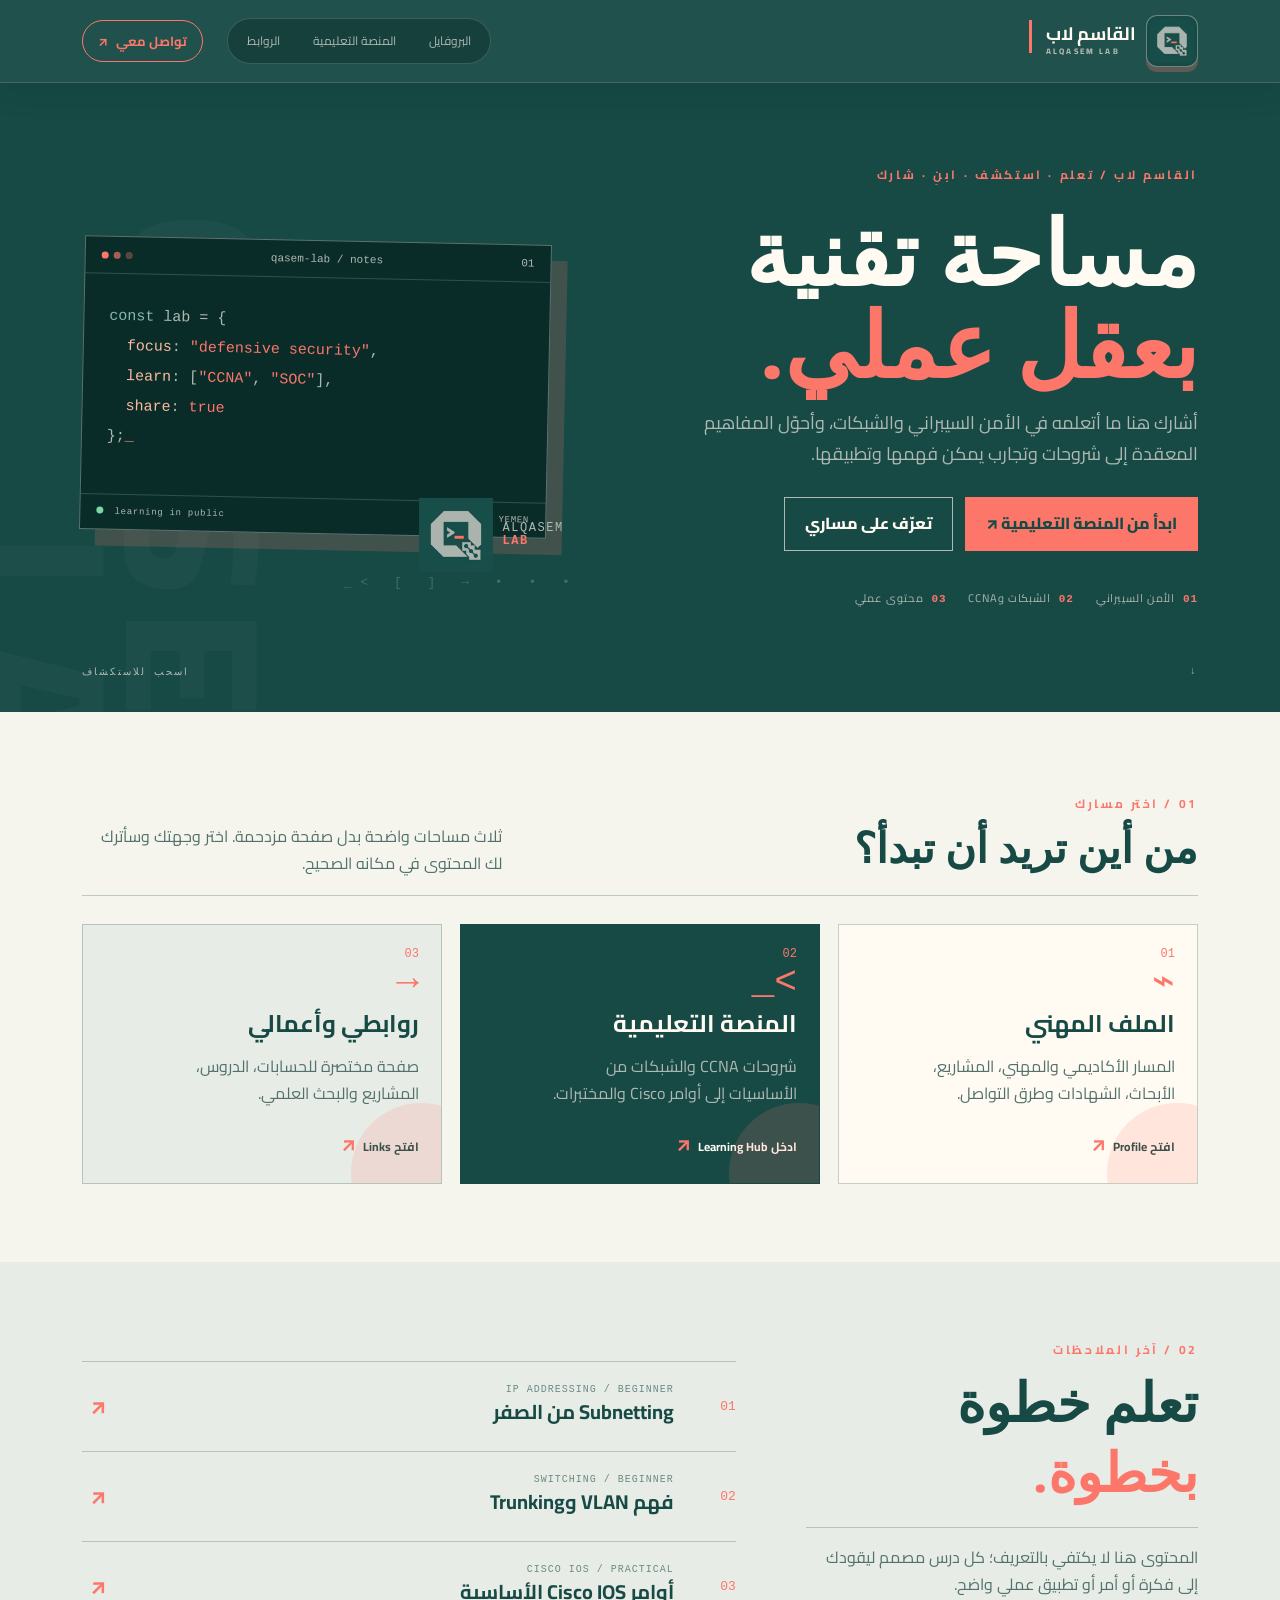
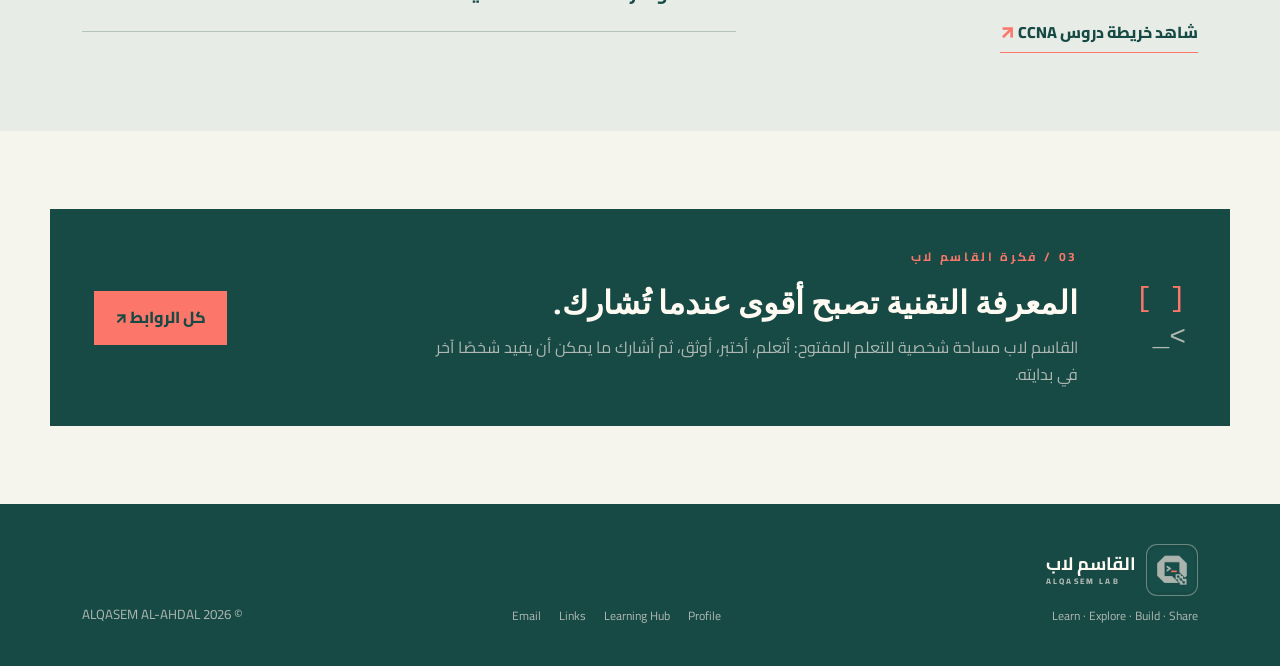
<file: index.html>
<!doctype html><html lang="ar" dir="rtl"><head><meta charset="utf-8"><meta name="viewport" content="width=device-width,initial-scale=1"><meta name="description" content="القاسم لاب — مساحة القاسم الأهدل للتقنية والأمن السيبراني وشروحات CCNA."><meta property="og:title" content="القاسم لاب | ALQASEM LAB"><title>القاسم لاب | ALQASEM LAB</title><link rel="stylesheet" href="qasem-lab.css"></head><body class="ar home-page"><header class="topbar"><div class="shell nav"><a class="logo official-logo" href="/"><img src="assets/qasem-lab-logo-simple.png" alt="شعار القاسم لاب"><span><b>القاسم لاب</b><small>ALQASEM LAB</small></span></a><nav class="navlinks"><a href="/profile/">البروفايل</a><a href="/learn/">المنصة التعليمية</a><a href="/links/">الروابط</a></nav><a class="nav-cta" href="mailto:alqasemalahdal@gmail.com">تواصل معي <i>↗</i></a></div></header><main><section class="home-hero"><div class="shell home-hero-grid"><div class="home-copy"><div class="kicker">القاسم لاب / تعلم · استكشف · ابنِ · شارك</div><h1>مساحة تقنية<br><em>بعقل عملي.</em></h1><p class="home-lead">أشارك هنا ما أتعلمه في الأمن السيبراني والشبكات، وأحوّل المفاهيم المعقدة إلى شروحات وتجارب يمكن فهمها وتطبيقها.</p><div class="actions"><a class="btn" href="/learn/">ابدأ من المنصة التعليمية <span>↗</span></a><a class="btn alt" href="/profile/">تعرّف على مساري</a></div><div class="home-meta"><span><b>01</b> الأمن السيبراني</span><span><b>02</b> الشبكات وCCNA</span><span><b>03</b> محتوى عملي</span></div></div><div class="home-visual"><div class="code-window"><div class="window-bar"><span class="window-dots"><i></i><i></i><i></i></span><span>qasem-lab / notes</span><span>01</span></div><pre><span class="code-muted">const</span> lab = {
  <span class="code-key">focus</span>: <span class="code-string">"defensive security"</span>,
  <span class="code-key">learn</span>: [<span class="code-string">"CCNA"</span>, <span class="code-string">"SOC"</span>],
  <span class="code-key">share</span>: <span class="code-string">true</span>
};<span class="cursor">_</span></pre><div class="window-foot"><span><i class="live-dot"></i> learning in public</span><span>ADEN / YEMEN</span></div></div><div class="visual-logo"><img src="assets/qasem-lab-logo-simple.png" alt="شعار القاسم لاب"><span>ALQASEM<br><b>LAB</b></span></div></div></div><div class="shell hero-scroll"><span>اسحب للاستكشاف</span><span>↓</span></div></section><section class="section home-entry"><div class="shell"><div class="section-head"><div><div class="kicker">01 / اختر مسارك</div><h2>من أين تريد أن تبدأ؟</h2></div><p>ثلاث مساحات واضحة بدل صفحة مزدحمة. اختر وجهتك وسأترك لك المحتوى في مكانه الصحيح.</p></div><div class="entry-grid"><a class="entry-card entry-profile" href="/profile/"><span class="entry-index">01</span><span class="entry-icon">⌁</span><div><h3>الملف المهني</h3><p>المسار الأكاديمي والمهني، المشاريع، الأبحاث، الشهادات وطرق التواصل.</p><strong>افتح Profile <b>↗</b></strong></div></a><a class="entry-card entry-learn" href="/learn/"><span class="entry-index">02</span><span class="entry-icon">&gt;_</span><div><h3>المنصة التعليمية</h3><p>شروحات CCNA والشبكات من الأساسيات إلى أوامر Cisco والمختبرات.</p><strong>ادخل Learning Hub <b>↗</b></strong></div></a><a class="entry-card entry-links" href="/links/"><span class="entry-index">03</span><span class="entry-icon">→</span><div><h3>روابطي وأعمالي</h3><p>صفحة مختصرة للحسابات، الدروس، المشاريع والبحث العلمي.</p><strong>افتح Links <b>↗</b></strong></div></a></div></div></section><section class="section latest-section"><div class="shell latest-layout"><div><div class="section-head compact"><div><div class="kicker">02 / آخر الملاحظات</div><h2>تعلم خطوة<br><em>بخطوة.</em></h2></div></div><p class="section-intro">المحتوى هنا لا يكتفي بالتعريف؛ كل درس مصمم ليقودك إلى فكرة أو أمر أو تطبيق عملي واضح.</p><a class="text-link" href="/learn/ccna/">شاهد خريطة دروس CCNA <span>↗</span></a></div><div class="latest-list"><a class="latest-item" href="/learn/ccna/subnetting.html"><span class="latest-no">01</span><span><small>IP ADDRESSING / BEGINNER</small><strong>Subnetting من الصفر</strong></span><b>↗</b></a><a class="latest-item" href="/learn/ccna/vlan.html"><span class="latest-no">02</span><span><small>SWITCHING / BEGINNER</small><strong>فهم VLAN وTrunking</strong></span><b>↗</b></a><a class="latest-item" href="/learn/ccna/cisco-ios.html"><span class="latest-no">03</span><span><small>CISCO IOS / PRACTICAL</small><strong>أوامر Cisco IOS الأساسية</strong></span><b>↗</b></a></div></div></section><section class="section home-note"><div class="shell note-grid"><div class="note-mark">[ ]<br><span>&gt;_</span></div><div><div class="kicker">03 / فكرة القاسم لاب</div><h2>المعرفة التقنية تصبح أقوى عندما تُشارك.</h2><p>القاسم لاب مساحة شخصية للتعلم المفتوح: أتعلم، أختبر، أوثق، ثم أشارك ما يمكن أن يفيد شخصًا آخر في بدايته.</p></div><a class="btn" href="/links/">كل الروابط <span>↗</span></a></div></section></main><footer class="footer"><div class="shell footer-grid"><div><a class="logo official-logo footer-logo" href="/"><img src="assets/qasem-lab-logo-simple.png" alt=""><span><b>القاسم لاب</b><small>ALQASEM LAB</small></span></a><p>Learn · Explore · Build · Share</p></div><div class="footer-nav"><a href="/profile/">Profile</a><a href="/learn/">Learning Hub</a><a href="/links/">Links</a><a href="mailto:alqasemalahdal@gmail.com">Email</a></div><small>© 2026 ALQASEM AL-AHDAL</small></div></footer></body></html>
</file>
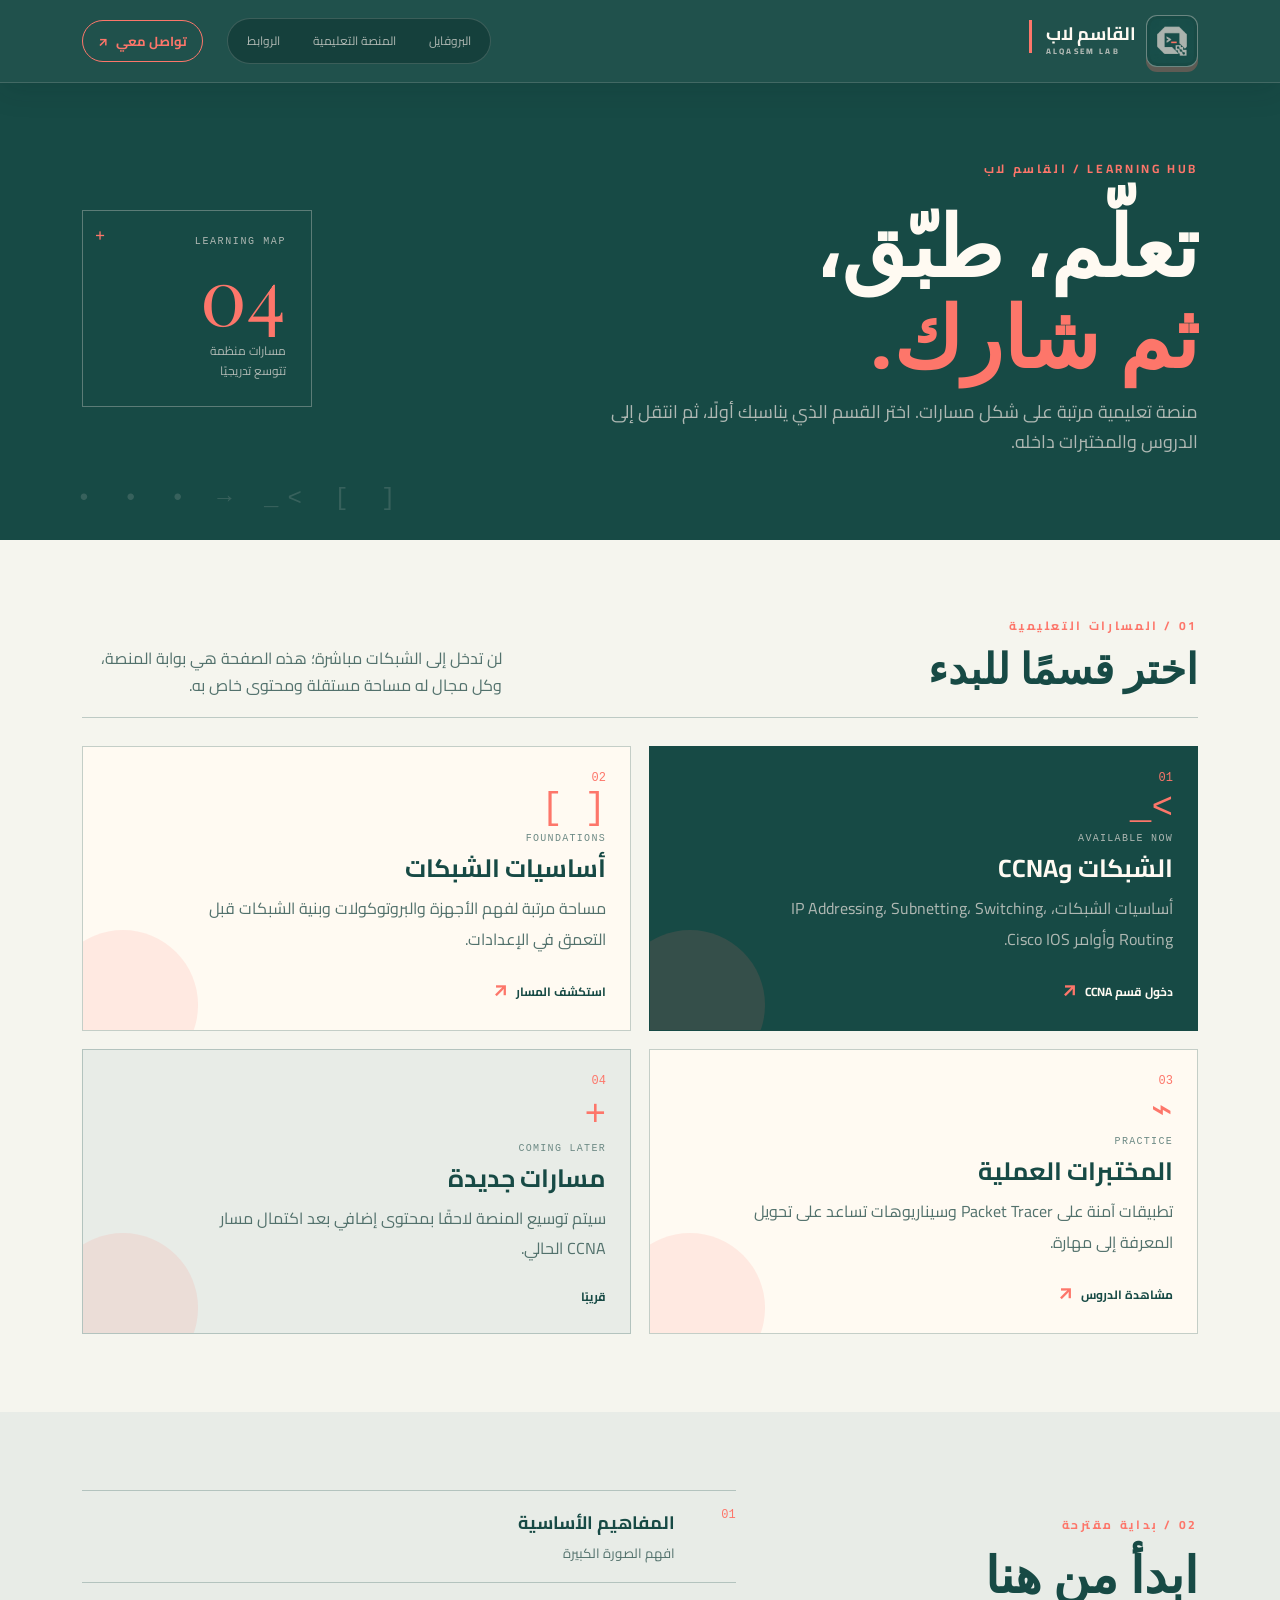
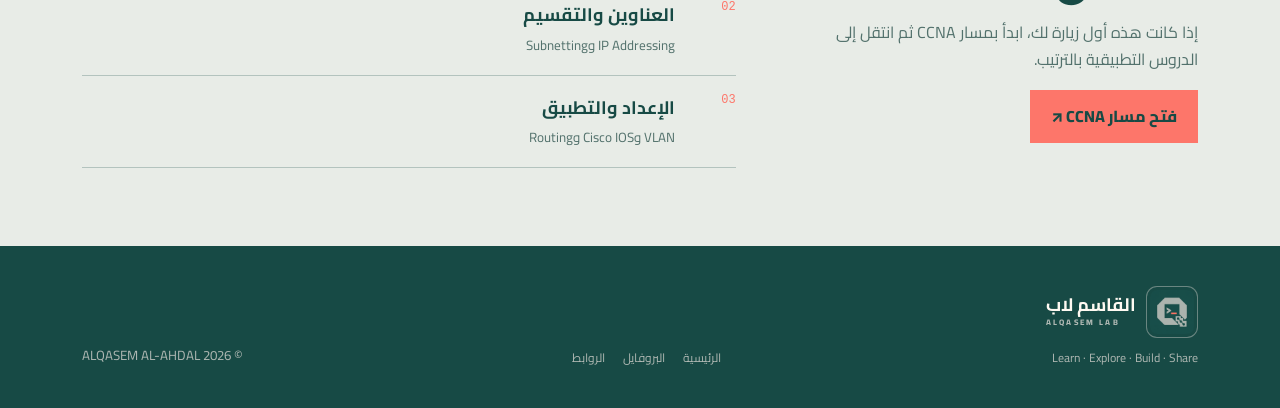
<file: learn/index.html>
<!doctype html><html lang="ar" dir="rtl"><head><meta charset="utf-8"><meta name="viewport" content="width=device-width,initial-scale=1"><title>المنصة التعليمية | القاسم لاب</title><link rel="stylesheet" href="../qasem-lab.css"></head><body class="ar"><header class="topbar"><div class="shell nav"><a class="logo official-logo" href="/"><img src="../assets/qasem-lab-logo-simple.png" alt="شعار القاسم لاب"><span><b>القاسم لاب</b><small>ALQASEM LAB</small></span></a><nav class="navlinks"><a href="/profile/">البروفايل</a><a href="/learn/">المنصة التعليمية</a><a href="/links/">الروابط</a></nav><a class="nav-cta" href="mailto:alqasemalahdal@gmail.com">تواصل معي <i>↗</i></a></div></header><main><section class="hub-hero"><div class="shell hub-hero-grid"><div><div class="kicker">LEARNING HUB / القاسم لاب</div><h1>تعلّم، طبّق،<br><em>ثم شارك.</em></h1><p>منصة تعليمية مرتبة على شكل مسارات. اختر القسم الذي يناسبك أولًا، ثم انتقل إلى الدروس والمختبرات داخله.</p></div><div class="hub-index"><span>LEARNING MAP</span><strong>04</strong><small>مسارات منظمة<br>تتوسع تدريجيًا</small></div></div></section><section class="section hub-sections"><div class="shell"><div class="section-head"><div><div class="kicker">01 / المسارات التعليمية</div><h2>اختر قسمًا للبدء</h2></div><p>لن تدخل إلى الشبكات مباشرة؛ هذه الصفحة هي بوابة المنصة، وكل مجال له مساحة مستقلة ومحتوى خاص به.</p></div><div class="hub-grid"><a class="hub-card hub-card-featured" href="/learn/ccna/"><span class="hub-number">01</span><span class="hub-symbol">&gt;_</span><div><small>AVAILABLE NOW</small><h3>الشبكات وCCNA</h3><p>أساسيات الشبكات، IP Addressing، Subnetting، Switching، Routing وأوامر Cisco IOS.</p><strong>دخول قسم CCNA <b>↗</b></strong></div></a><a class="hub-card" href="/learn/ccna/"><span class="hub-number">02</span><span class="hub-symbol">[ ]</span><div><small>FOUNDATIONS</small><h3>أساسيات الشبكات</h3><p>مساحة مرتبة لفهم الأجهزة والبروتوكولات وبنية الشبكات قبل التعمق في الإعدادات.</p><strong>استكشف المسار <b>↗</b></strong></div></a><a class="hub-card" href="/learn/ccna/"><span class="hub-number">03</span><span class="hub-symbol">⌁</span><div><small>PRACTICE</small><h3>المختبرات العملية</h3><p>تطبيقات آمنة على Packet Tracer وسيناريوهات تساعد على تحويل المعرفة إلى مهارة.</p><strong>مشاهدة الدروس <b>↗</b></strong></div></a><article class="hub-card hub-card-muted"><span class="hub-number">04</span><span class="hub-symbol">+</span><div><small>COMING LATER</small><h3>مسارات جديدة</h3><p>سيتم توسيع المنصة لاحقًا بمحتوى إضافي بعد اكتمال مسار CCNA الحالي.</p><strong>قريبًا</strong></div></article></div></div></section><section class="section hub-latest"><div class="shell latest-layout"><div><div class="kicker">02 / بداية مقترحة</div><h2>ابدأ من هنا</h2><p class="section-intro">إذا كانت هذه أول زيارة لك، ابدأ بمسار CCNA ثم انتقل إلى الدروس التطبيقية بالترتيب.</p><a class="btn" href="/learn/ccna/">فتح مسار CCNA <span>↗</span></a></div><div class="path-steps"><div><span>01</span><b>المفاهيم الأساسية</b><small>افهم الصورة الكبيرة</small></div><div><span>02</span><b>العناوين والتقسيم</b><small>IP Addressing وSubnetting</small></div><div><span>03</span><b>الإعداد والتطبيق</b><small>VLAN وCisco IOS وRouting</small></div></div></div></section></main><footer class="footer"><div class="shell footer-grid"><div><a class="logo official-logo footer-logo" href="/"><img src="../assets/qasem-lab-logo-simple.png" alt=""><span><b>القاسم لاب</b><small>ALQASEM LAB</small></span></a><p>Learn · Explore · Build · Share</p></div><div class="footer-nav"><a href="/">الرئيسية</a><a href="/profile/">البروفايل</a><a href="/links/">الروابط</a></div><small>© 2026 ALQASEM AL-AHDAL</small></div></footer></body></html>
</file>
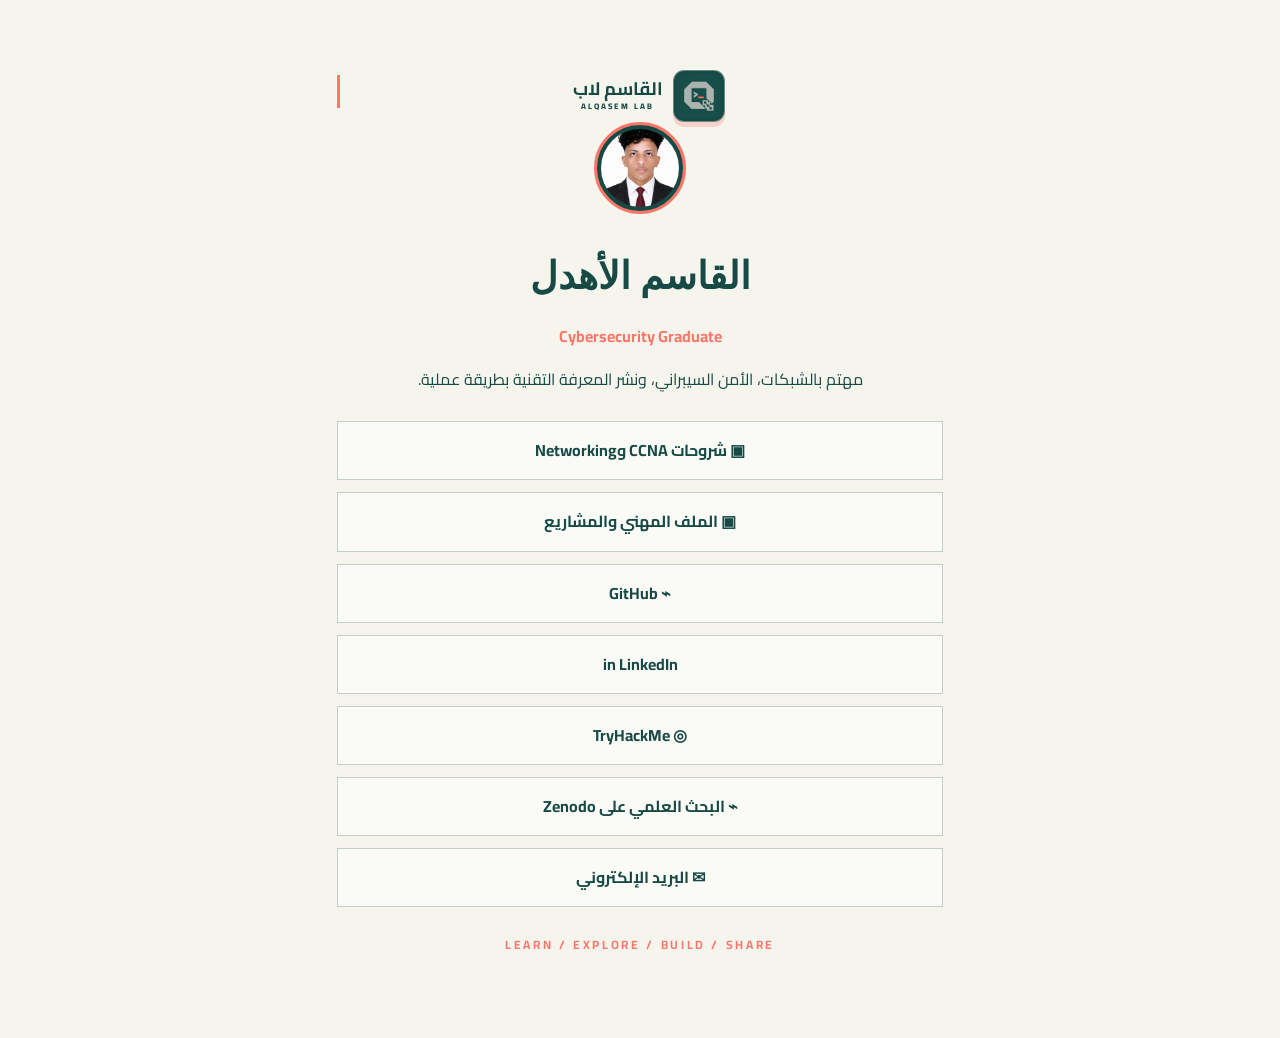
<file: links/index.html>
<!doctype html><html lang="ar" dir="rtl"><head><meta charset="utf-8"><meta name="viewport" content="width=device-width,initial-scale=1"><title>Links | Qasem LAB</title><link rel="stylesheet" href="../qasem-lab.css"></head><body class="ar"><main class="links-page"><a class="logo official-logo" href="/" style="justify-content:center;color:var(--deep)"><img src="../assets/qasem-lab-logo-simple.png" alt="شعار القاسم لاب"><span><b style="color:var(--deep)">القاسم لاب</b><small style="color:var(--deep)">ALQASEM LAB</small></span></a><img class="profile-pic" src="../profile.jpg" alt="القاسم الأهدل"><h1 style="font-family:'Playfair Display',serif;font-size:38px;margin:20px 0 4px">القاسم الأهدل</h1><p class="accent" style="font-weight:700">Cybersecurity Graduate</p><p>مهتم بالشبكات، الأمن السيبراني، ونشر المعرفة التقنية بطريقة عملية.</p><div class="social-stack"><a href="/learn/">▣ شروحات CCNA وNetworking</a><a href="/profile/">▣ الملف المهني والمشاريع</a><a href="https://github.com/Alqasimx">⌁ GitHub</a><a href="https://www.linkedin.com/in/alqasem-al-hared-al-ahdal-49536a415/">in LinkedIn</a><a href="https://tryhackme.com/p/Alqasimx">◎ TryHackMe</a><a href="https://zenodo.org/records/23705593">⌁ البحث العلمي على Zenodo</a><a href="mailto:alqasemalahdal@gmail.com">✉ البريد الإلكتروني</a></div><p class="kicker">LEARN / EXPLORE / BUILD / SHARE</p></main></body></html>
</file>
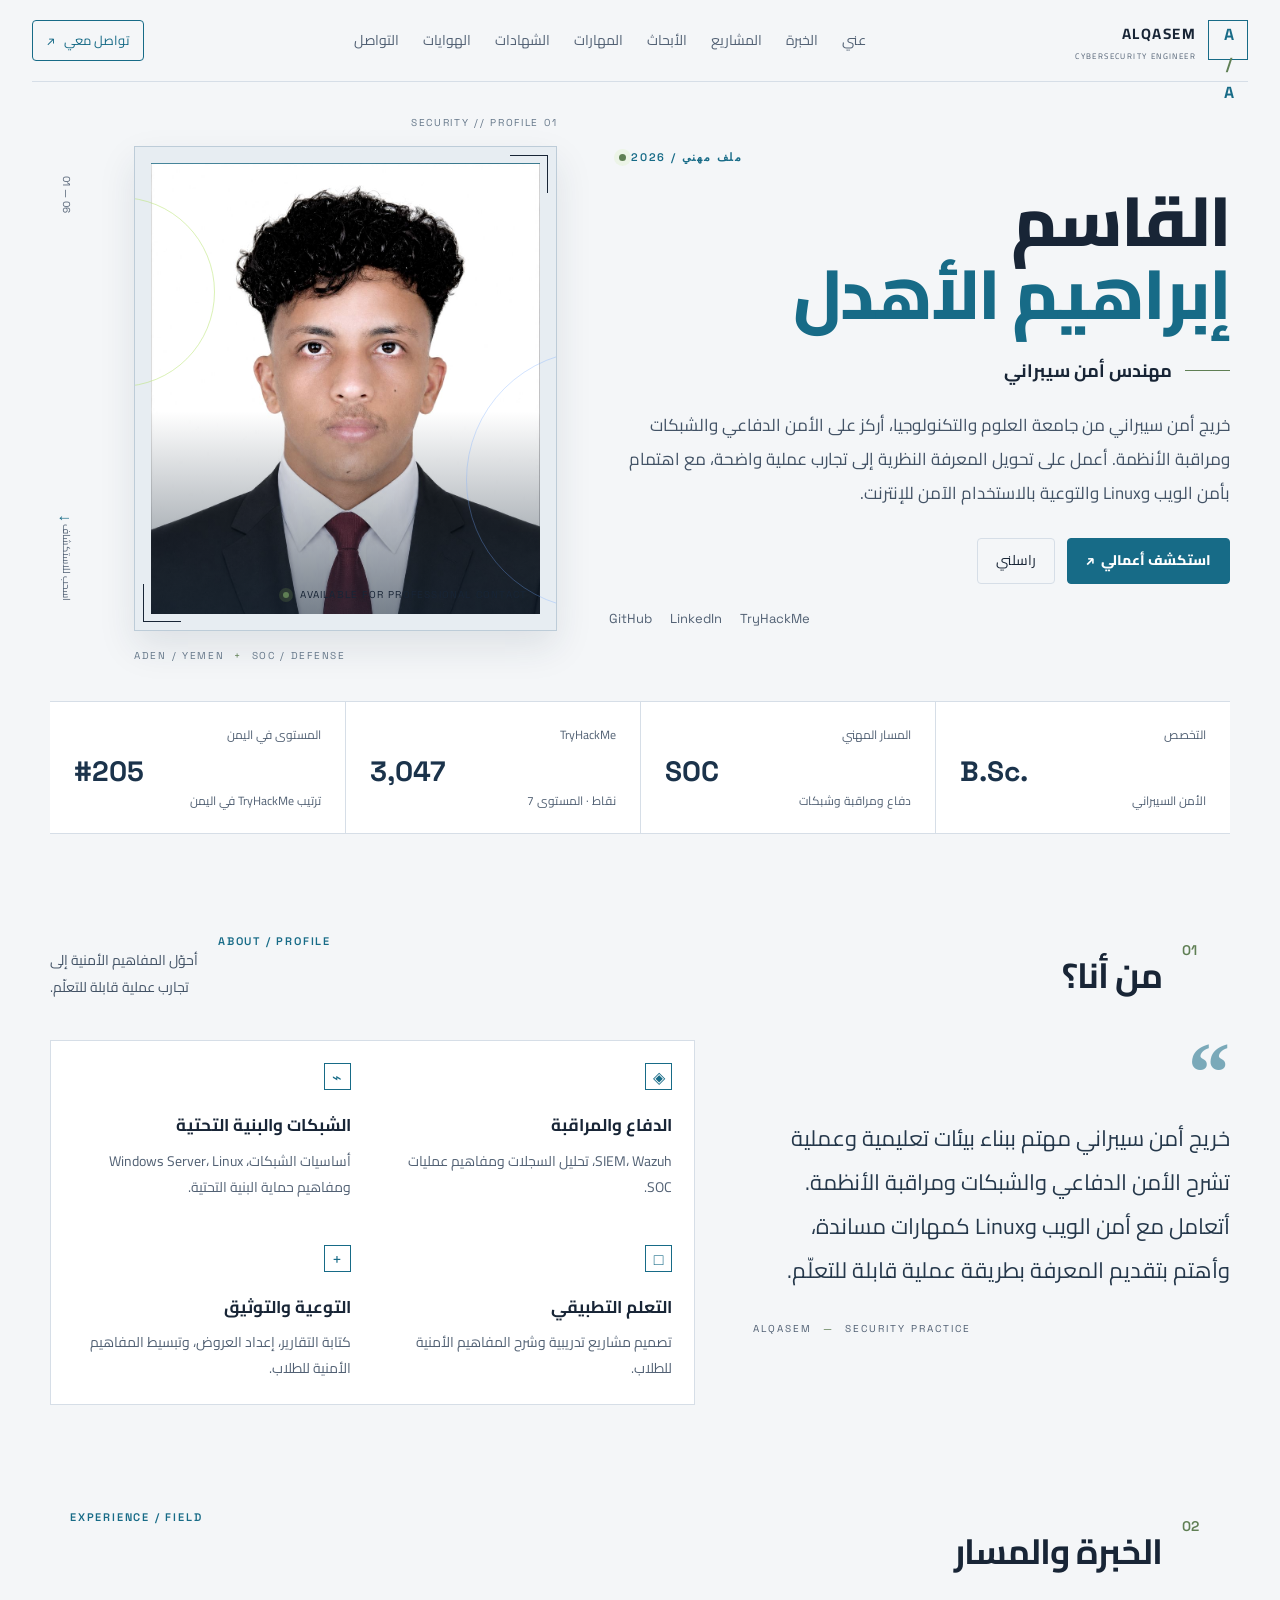
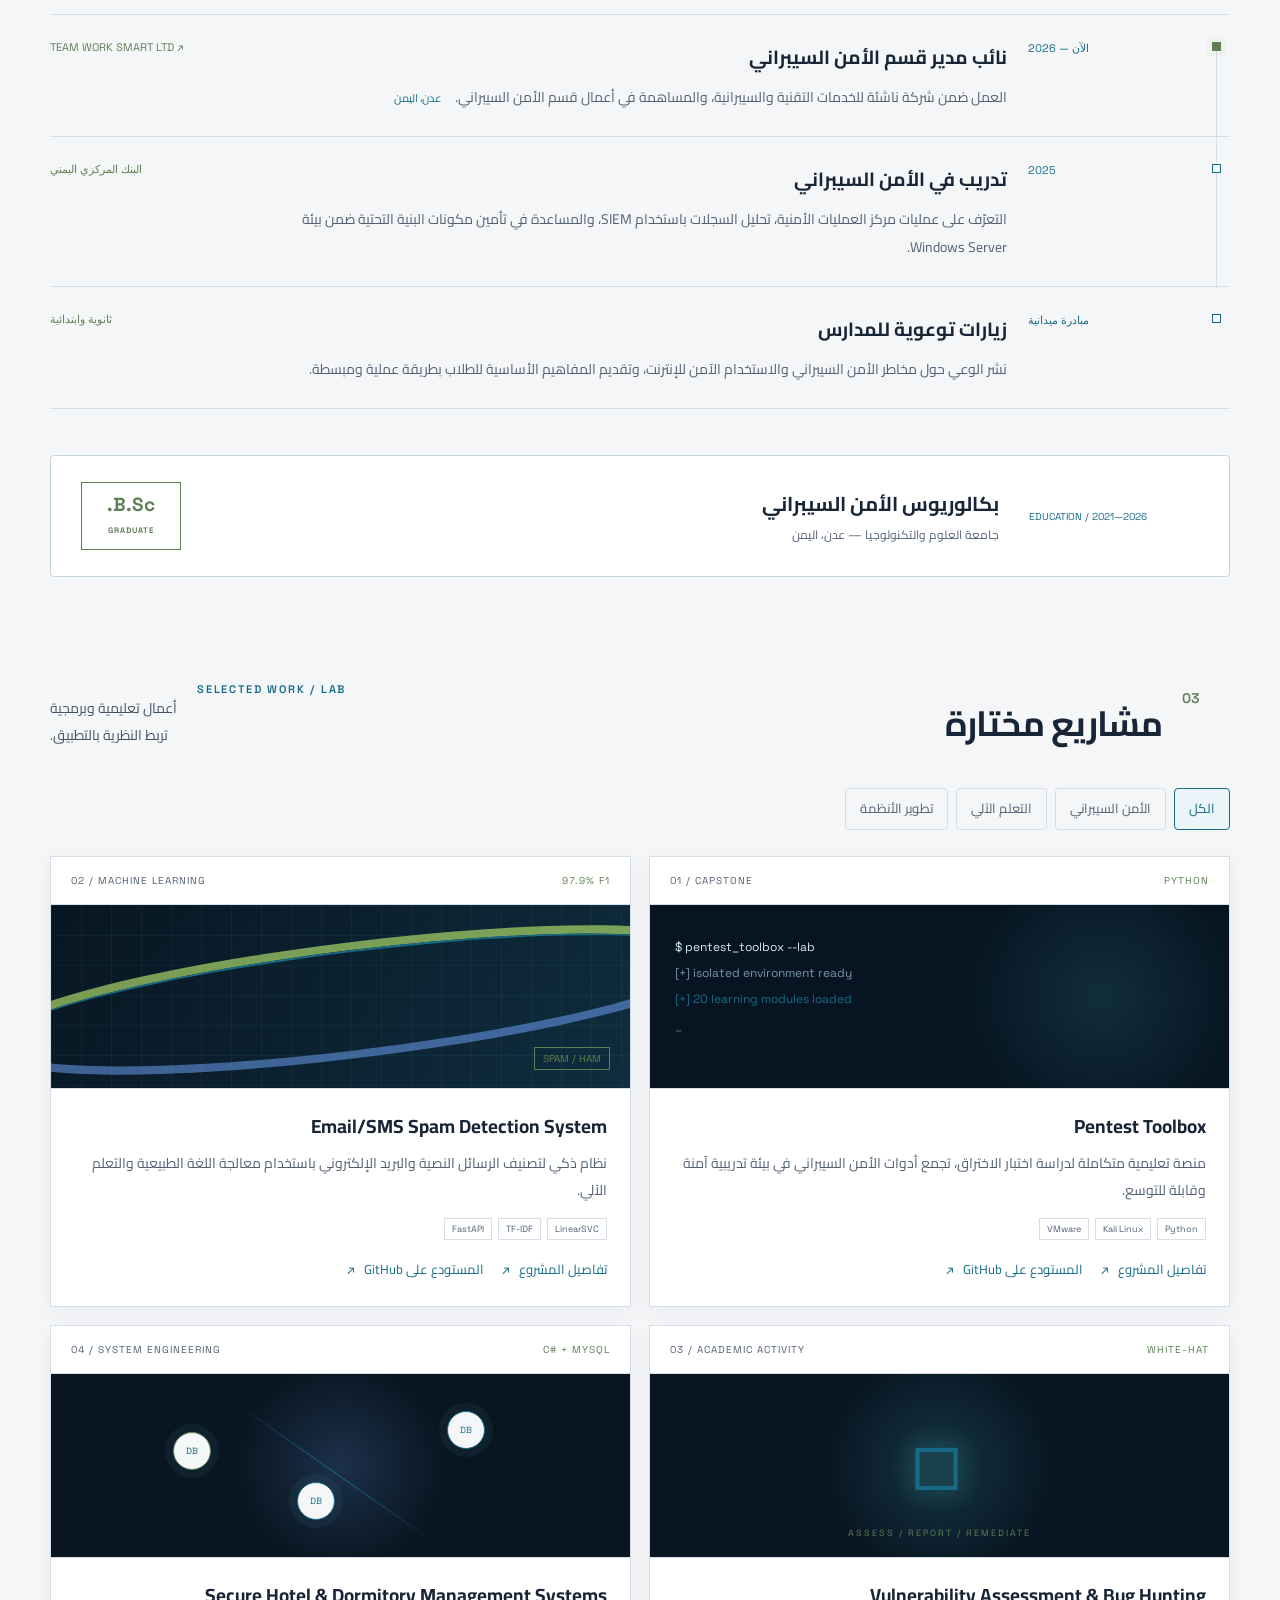
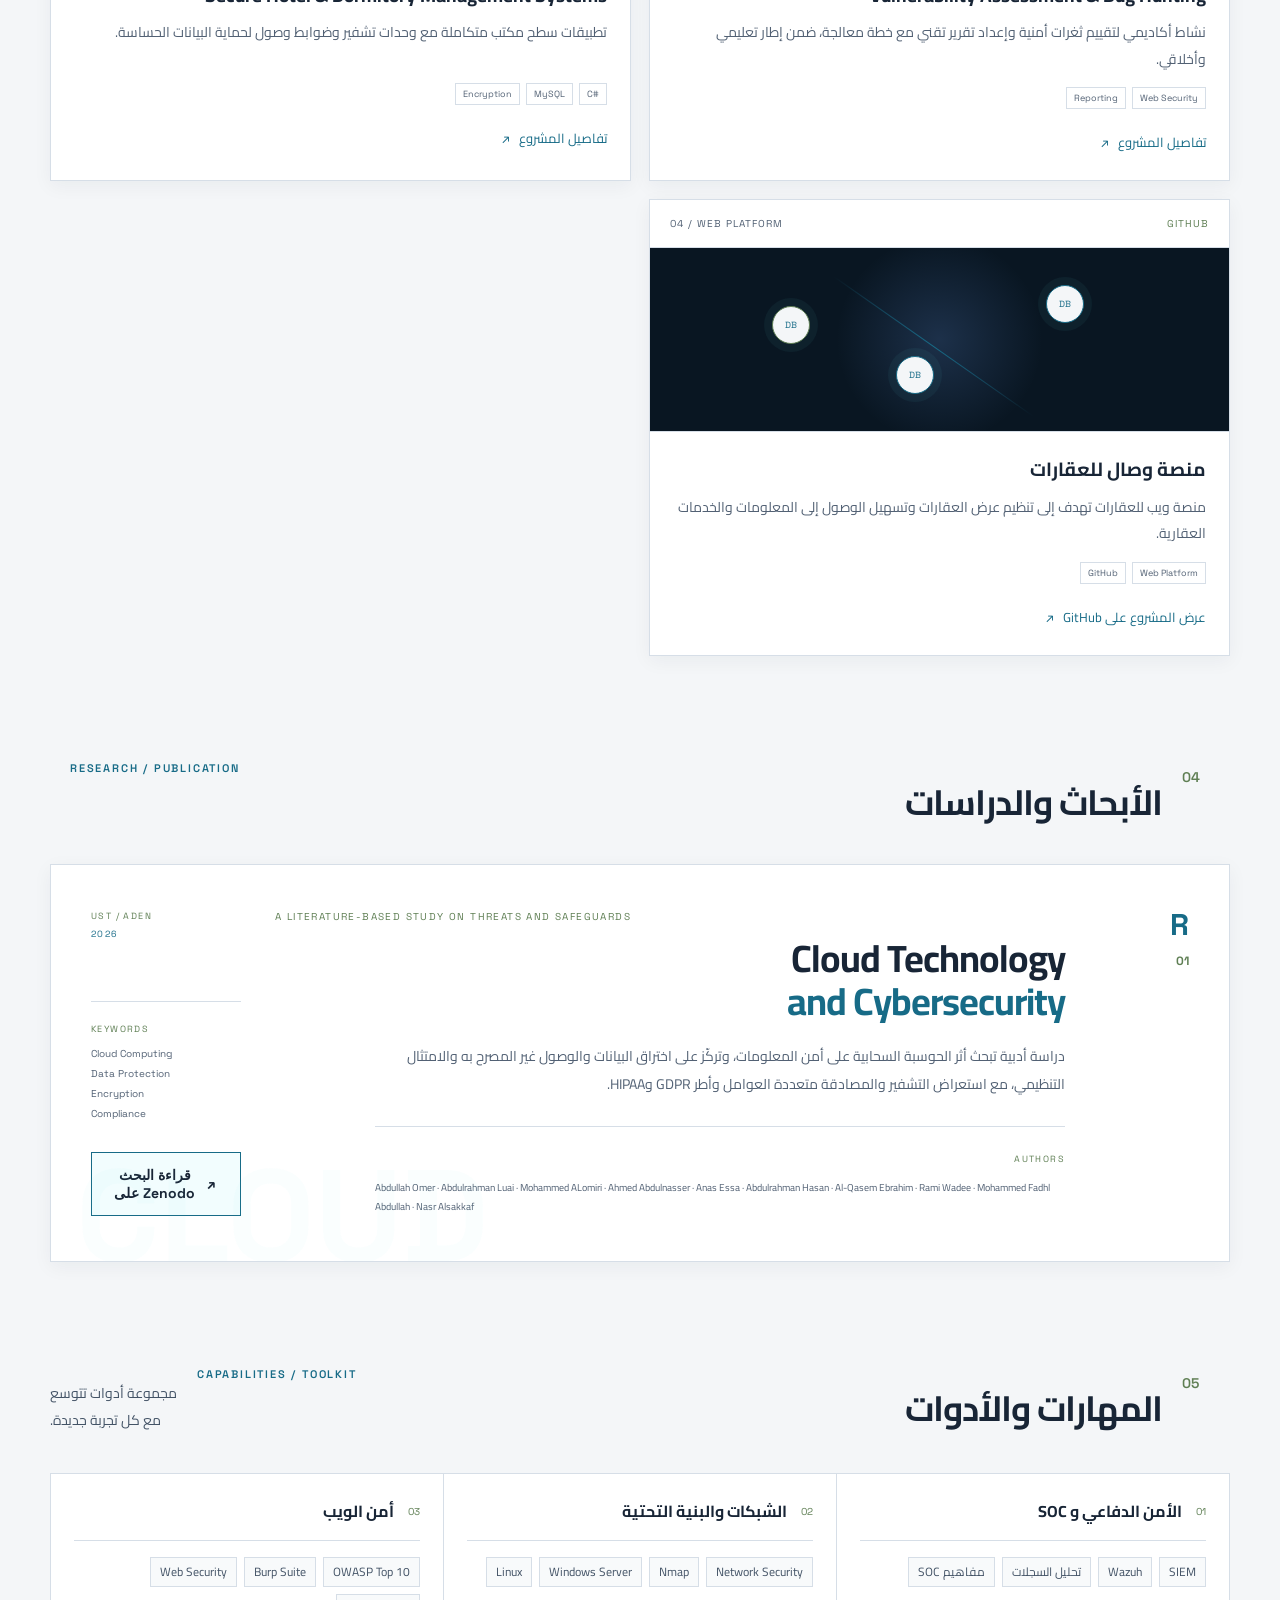
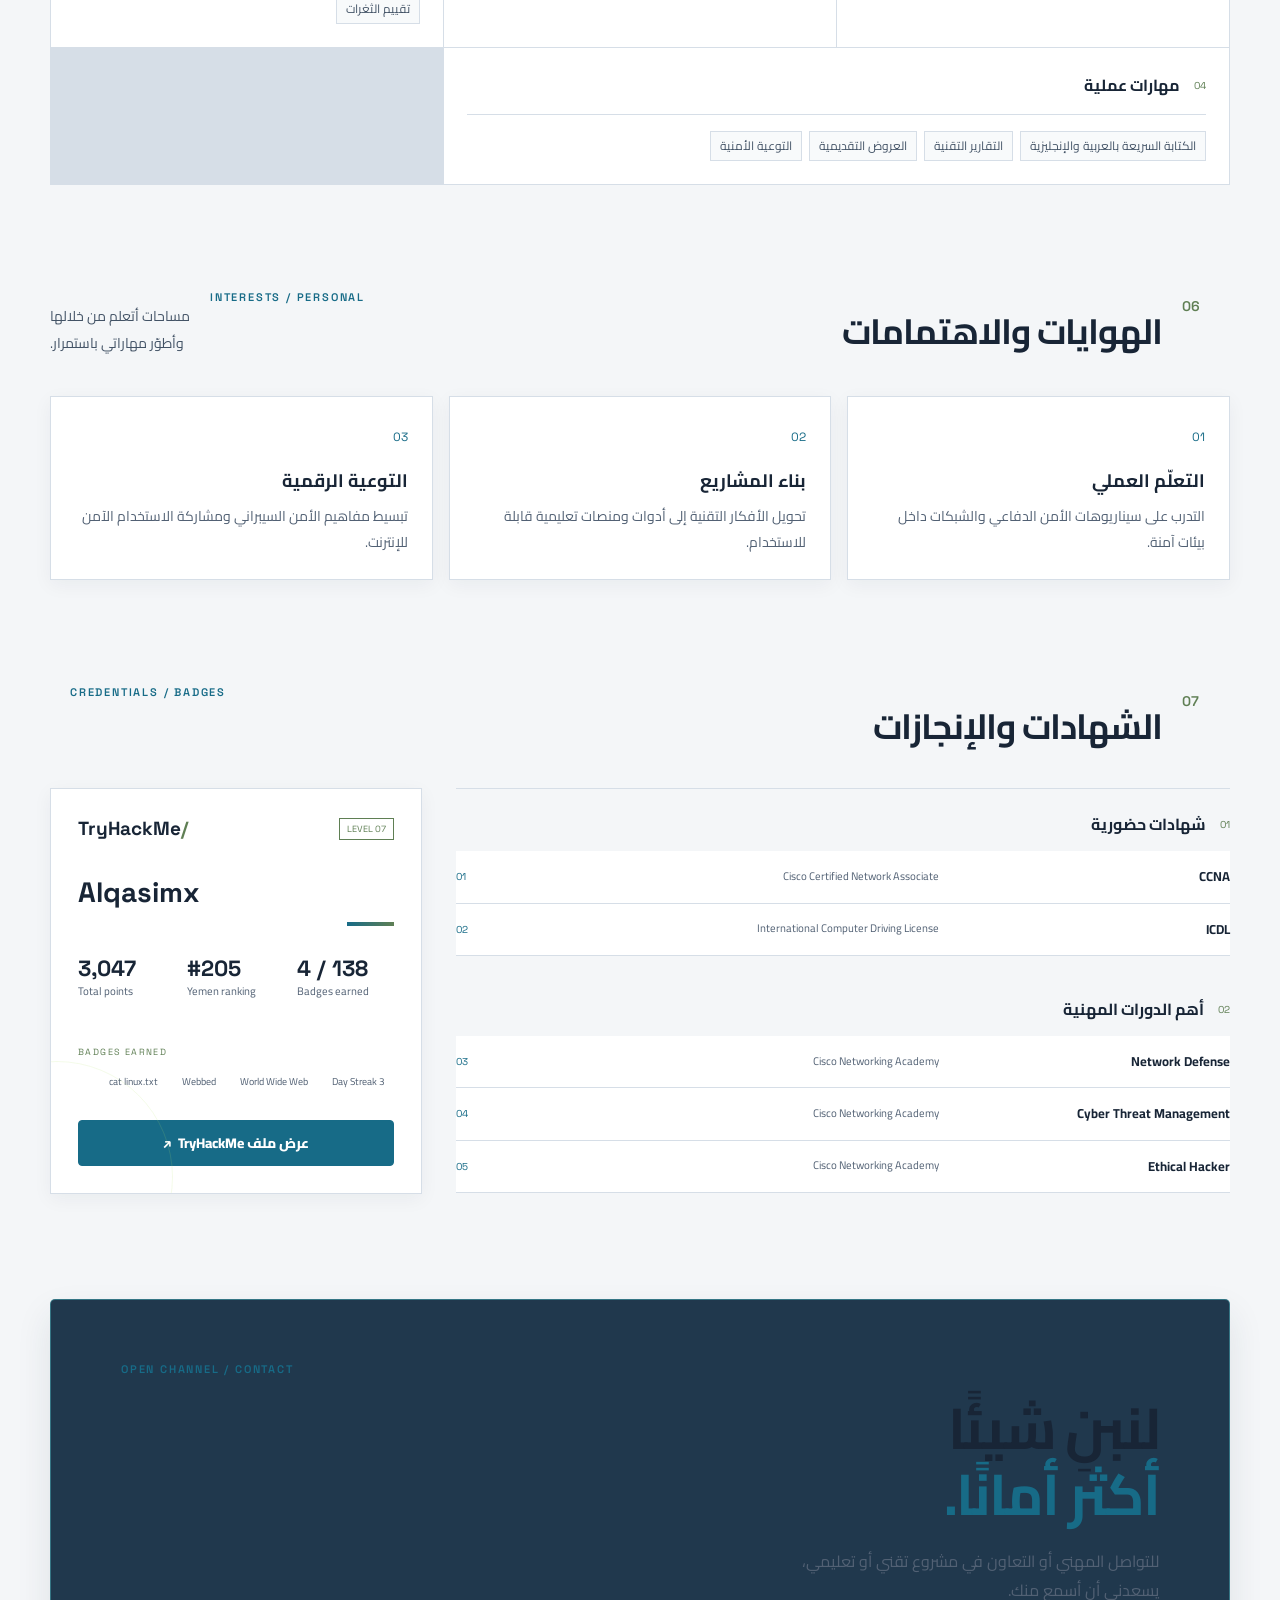
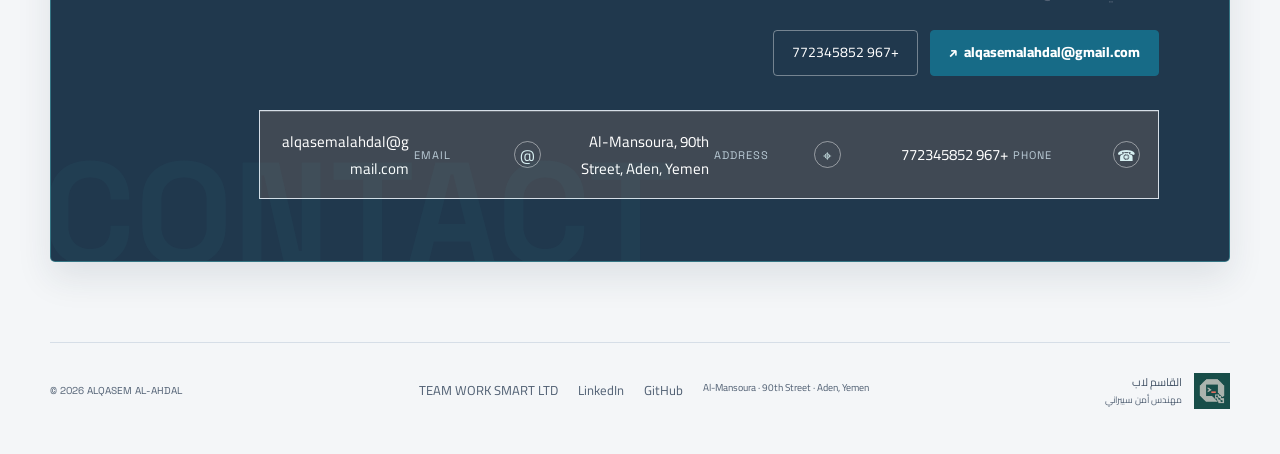
<file: profile/index.html>
<!doctype html>
<html lang="ar" dir="rtl">
  <head>
    <meta charset="UTF-8" />
    <meta name="viewport" content="width=device-width, initial-scale=1.0" />
    <meta name="theme-color" content="#08111f" />
    <meta name="description" content="الموقع الشخصي للقاسم إبراهيم الأهدل — مهندس أمن سيبراني متخصص في الأمن الدفاعي، اختبار الاختراق، Linux والأدلة الجنائية الرقمية." />
    <meta property="og:title" content="ALQASEM AL-AHDAL | Cybersecurity Engineer" />
    <meta property="og:description" content="ملف مهني تفاعلي للقاسم إبراهيم الأهدل، مهندس أمن سيبراني." />
    <meta property="og:type" content="website" />
    <title>القاسم إبراهيم الأهدل | مهندس أمن سيبراني</title>
    <link rel="preconnect" href="https://fonts.googleapis.com" />
    <link rel="preconnect" href="https://fonts.gstatic.com" crossorigin />
    <link href="https://fonts.googleapis.com/css2?family=Cairo:wght@400;500;600;700;800&family=Space+Grotesk:wght@500;600;700&display=swap" rel="stylesheet" />
    <link rel="stylesheet" href="styles.css" />
    <link rel="stylesheet" href="classic-overrides.css" />
  </head>
  <body>
    <div class="noise" aria-hidden="true"></div>
    <div class="grid-glow" aria-hidden="true"></div>

    <header class="site-header" id="top">
      <a class="brand" href="/profile/#home" aria-label="العودة إلى الرئيسية">
        <span class="brand-mark">A<span>/</span>A</span>
        <span class="brand-copy"><b>ALQASEM</b><small>CYBERSECURITY ENGINEER</small></span>
      </a>
      <nav class="main-nav" aria-label="التنقل الرئيسي">
        <a href="/profile/#about">عني</a>
        <a href="/profile/#experience">الخبرة</a>
        <a href="/profile/#projects">المشاريع</a>
        <a href="/profile/#research">الأبحاث</a>
        <a href="/profile/#skills">المهارات</a>
        <a href="/profile/#credentials">الشهادات</a>
        <a href="/profile/#hobbies">الهوايات</a>
        <a href="/profile/#contact">التواصل</a>
      </nav>
      <a class="header-contact" href="mailto:alqasemalahdal@gmail.com">تواصل معي <span>↗</span></a>
    </header>

    <main>
      <section class="hero section-shell" id="home">
        <div class="hero-copy reveal">
          <p class="eyebrow"><span class="pulse"></span> ملف مهني / 2026</p>
          <h1>القاسم<br /><em>إبراهيم الأهدل</em></h1>
          <div class="hero-role"><span class="line"></span><strong>مهندس أمن سيبراني</strong></div>
          <p class="hero-summary">خريج أمن سيبراني من جامعة العلوم والتكنولوجيا، أركز على الأمن الدفاعي والشبكات ومراقبة الأنظمة. أعمل على تحويل المعرفة النظرية إلى تجارب عملية واضحة، مع اهتمام بأمن الويب وLinux والتوعية بالاستخدام الآمن للإنترنت.</p>
          <div class="hero-actions">
            <a class="button button-primary" href="/profile/#projects">استكشف أعمالي <span>↗</span></a>
            <a class="button button-ghost" href="mailto:alqasemalahdal@gmail.com">راسلني</a>
          </div>
          <div class="quick-links" aria-label="روابط التواصل">
            <a href="https://github.com/Alqasimx" target="_blank" rel="noreferrer">GitHub</a>
            <a href="https://www.linkedin.com/in/alqasem-al-hared-al-ahdal-49536a415/" target="_blank" rel="noreferrer">LinkedIn</a>
            <a href="https://tryhackme.com/p/Alqasimx" target="_blank" rel="noreferrer">TryHackMe</a>
          </div>
        </div>
        <div class="hero-visual reveal delay-1">
          <div class="scan-label label-top">SECURITY // PROFILE 01</div>
          <div class="portrait-frame">
            <div class="portrait-orbit orbit-one"></div>
            <div class="portrait-orbit orbit-two"></div>
            <div class="portrait-corner corner-tl"></div><div class="portrait-corner corner-br"></div>
            <img src="profile.jpg" alt="الصورة الشخصية للقاسم إبراهيم الأهدل" />
            <div class="portrait-overlay"></div>
            <div class="portrait-tag"><span class="status-dot"></span> AVAILABLE FOR PROFESSIONAL CONTACT</div>
          </div>
          <div class="scan-label label-bottom">ADEN / YEMEN <span>+</span> SOC / DEFENSE</div>
        </div>
        <div class="hero-aside reveal delay-2">
          <span class="aside-index">01 — 06</span>
          <span class="aside-scroll">اسحب للاستكشاف <i>↓</i></span>
        </div>
      </section>

      <section class="metrics section-shell" aria-label="مؤشرات مختصرة">
        <div class="metric reveal"><span class="metric-kicker">التخصص</span><strong>B.Sc.</strong><small>الأمن السيبراني</small></div>
        <div class="metric reveal delay-1"><span class="metric-kicker">المسار المهني</span><strong>SOC</strong><small>دفاع ومراقبة وشبكات</small></div>
        <div class="metric reveal delay-2"><span class="metric-kicker">TryHackMe</span><strong>3,047</strong><small>نقاط · المستوى 7</small></div>
        <div class="metric reveal delay-3"><span class="metric-kicker">المستوى في اليمن</span><strong>#205</strong><small>ترتيب TryHackMe في اليمن</small></div>
      </section>

      <section class="section-shell content-section" id="about">
        <div class="section-heading reveal"><span class="section-number">01</span><div><p class="eyebrow">ABOUT / PROFILE</p><h2>من أنا؟</h2></div><p class="heading-note">أحوّل المفاهيم الأمنية إلى<br />تجارب عملية قابلة للتعلّم.</p></div>
        <div class="about-grid">
          <div class="about-intro reveal"><span class="quote-mark">“</span><p>خريج أمن سيبراني مهتم ببناء بيئات تعليمية وعملية تشرح الأمن الدفاعي والشبكات ومراقبة الأنظمة. أتعامل مع أمن الويب وLinux كمهارات مساندة، وأهتم بتقديم المعرفة بطريقة عملية قابلة للتعلّم.</p><div class="signature">ALQASEM <span>—</span> SECURITY PRACTICE</div></div>
          <div class="about-cards reveal delay-1">
            <article class="mini-card"><span class="card-icon">◈</span><h3>الدفاع والمراقبة</h3><p>SIEM، Wazuh، تحليل السجلات ومفاهيم عمليات SOC.</p></article>
            <article class="mini-card"><span class="card-icon">⌁</span><h3>الشبكات والبنية التحتية</h3><p>أساسيات الشبكات، Windows Server، Linux ومفاهيم حماية البنية التحتية.</p></article>
            <article class="mini-card"><span class="card-icon">□</span><h3>التعلم التطبيقي</h3><p>تصميم مشاريع تدريبية وشرح المفاهيم الأمنية للطلاب.</p></article>
            <article class="mini-card"><span class="card-icon">+</span><h3>التوعية والتوثيق</h3><p>كتابة التقارير، إعداد العروض، وتبسيط المفاهيم الأمنية للطلاب.</p></article>
          </div>
        </div>
      </section>

      <section class="section-shell content-section" id="experience">
        <div class="section-heading reveal"><span class="section-number">02</span><div><p class="eyebrow">EXPERIENCE / FIELD</p><h2>الخبرة والمسار</h2></div></div>
        <div class="timeline">
          <article class="timeline-item current reveal"><div class="timeline-marker"><span></span></div><div class="timeline-date">2026 — الآن</div><div class="timeline-body"><div class="timeline-top"><h3>نائب مدير قسم الأمن السيبراني</h3><a href="https://twsml.com" target="_blank" rel="noreferrer">TEAM WORK SMART LTD ↗</a></div><p>العمل ضمن شركة ناشئة للخدمات التقنية والسيبرانية، والمساهمة في أعمال قسم الأمن السيبراني. <span class="location">عدن، اليمن</span></p></div></article>
          <article class="timeline-item reveal delay-1"><div class="timeline-marker"><span></span></div><div class="timeline-date">2025</div><div class="timeline-body"><div class="timeline-top"><h3>تدريب في الأمن السيبراني</h3><span>البنك المركزي اليمني</span></div><p>التعرّف على عمليات مركز العمليات الأمنية، تحليل السجلات باستخدام SIEM، والمساعدة في تأمين مكونات البنية التحتية ضمن بيئة Windows Server.</p></div></article>
          <article class="timeline-item reveal delay-2"><div class="timeline-marker"><span></span></div><div class="timeline-date">مبادرة ميدانية</div><div class="timeline-body"><div class="timeline-top"><h3>زيارات توعوية للمدارس</h3><span>ثانوية وابتدائية</span></div><p>نشر الوعي حول مخاطر الأمن السيبراني والاستخدام الآمن للإنترنت، وتقديم المفاهيم الأساسية للطلاب بطريقة عملية ومبسطة.</p></div></article>
        </div>
        <div class="education-card reveal"><div class="edu-label">EDUCATION / 2021—2026</div><div><h3>بكالوريوس الأمن السيبراني</h3><p>جامعة العلوم والتكنولوجيا — عدن، اليمن</p></div><div class="edu-badge">B.Sc.<br /><small>GRADUATE</small></div></div>
      </section>

      <section class="section-shell content-section projects-section" id="projects">
        <div class="section-heading reveal"><span class="section-number">03</span><div><p class="eyebrow">SELECTED WORK / LAB</p><h2>مشاريع مختارة</h2></div><p class="heading-note">أعمال تعليمية وبرمجية<br />تربط النظرية بالتطبيق.</p></div>
        <div class="filter-bar reveal" role="tablist" aria-label="تصفية المشاريع"><button class="filter active" data-filter="all">الكل</button><button class="filter" data-filter="security">الأمن السيبراني</button><button class="filter" data-filter="ai">التعلم الآلي</button><button class="filter" data-filter="development">تطوير الأنظمة</button></div>
        <div class="projects-grid">
          <article class="project-card featured reveal" data-category="security" data-project="pentest"><div class="project-meta"><span>01 / CAPSTONE</span><span>PYTHON</span></div><div class="project-visual visual-terminal"><span class="terminal-line">$ pentest_toolbox --lab</span><span class="terminal-line muted">[+] isolated environment ready</span><span class="terminal-line cyan">[+] 20 learning modules loaded</span><span class="terminal-cursor">_</span></div><div class="project-content"><h3>Pentest Toolbox</h3><p>منصة تعليمية متكاملة لدراسة اختبار الاختراق، تجمع أدوات الأمن السيبراني في بيئة تدريبية آمنة وقابلة للتوسع.</p><div class="tags"><span>Python</span><span>Kali Linux</span><span>VMware</span></div><div class="project-actions"><button class="project-link open-project" data-project="pentest">تفاصيل المشروع <span>↗</span></button><a class="project-link" href="https://github.com/Alqasimx/pentest-toolbox" target="_blank" rel="noreferrer">المستودع على GitHub <span>↗</span></a></div></div></article>
          <article class="project-card reveal delay-1" data-category="ai" data-project="spam"><div class="project-meta"><span>02 / MACHINE LEARNING</span><span>97.9% F1</span></div><div class="project-visual visual-signal"><div class="signal-grid"></div><div class="signal-wave"></div><span class="signal-pill">SPAM / HAM</span></div><div class="project-content"><h3>Email/SMS Spam Detection System</h3><p>نظام ذكي لتصنيف الرسائل النصية والبريد الإلكتروني باستخدام معالجة اللغة الطبيعية والتعلم الآلي.</p><div class="tags"><span>LinearSVC</span><span>TF-IDF</span><span>FastAPI</span></div><div class="project-actions"><button class="project-link open-project" data-project="spam">تفاصيل المشروع <span>↗</span></button><a class="project-link" href="https://github.com/Alqasimx/email-sms-spam-detection-system" target="_blank" rel="noreferrer">المستودع على GitHub <span>↗</span></a></div></div></article>
          <article class="project-card reveal delay-2" data-category="security" data-project="bughunt"><div class="project-meta"><span>03 / ACADEMIC ACTIVITY</span><span>WHITE-HAT</span></div><div class="project-visual visual-shield"><span class="shield-symbol">◇</span><span class="shield-caption">ASSESS / REPORT / REMEDIATE</span></div><div class="project-content"><h3>Vulnerability Assessment &amp; Bug Hunting</h3><p>نشاط أكاديمي لتقييم ثغرات أمنية وإعداد تقرير تقني مع خطة معالجة، ضمن إطار تعليمي وأخلاقي.</p><div class="tags"><span>Web Security</span><span>Reporting</span></div><button class="project-link open-project" data-project="bughunt">تفاصيل المشروع <span>↗</span></button></div></article>
          <article class="project-card reveal" data-category="development" data-project="systems"><div class="project-meta"><span>04 / SYSTEM ENGINEERING</span><span>C# + MYSQL</span></div><div class="project-visual visual-datastream"><span class="db-node"></span><span class="db-node"></span><span class="db-node"></span><span class="db-connection"></span></div><div class="project-content"><h3>Secure Hotel &amp; Dormitory Management Systems</h3><p>تطبيقات سطح مكتب متكاملة مع وحدات تشفير وضوابط وصول لحماية البيانات الحساسة.</p><div class="tags"><span>C#</span><span>MySQL</span><span>Encryption</span></div><button class="project-link open-project" data-project="systems">تفاصيل المشروع <span>↗</span></button></div></article>
          <article class="project-card reveal delay-1" data-category="development" data-project="wasal"><div class="project-meta"><span>04 / WEB PLATFORM</span><span>GITHUB</span></div><div class="project-visual visual-datastream"><span class="db-node"></span><span class="db-node"></span><span class="db-node"></span><span class="db-connection"></span></div><div class="project-content"><h3>منصة وصال للعقارات</h3><p>منصة ويب للعقارات تهدف إلى تنظيم عرض العقارات وتسهيل الوصول إلى المعلومات والخدمات العقارية.</p><div class="tags"><span>Web Platform</span><span>GitHub</span></div><a class="project-link" href="https://github.com/Alqasimx/wasal" target="_blank" rel="noreferrer">عرض المشروع على GitHub <span>↗</span></a></div></article>
        </div>
      </section>

      <section class="section-shell content-section research-section" id="research">
        <div class="section-heading reveal"><span class="section-number">04</span><div><p class="eyebrow">RESEARCH / PUBLICATION</p><h2>الأبحاث والدراسات</h2></div></div>
        <article class="research-card reveal"><div class="research-index">R<br /><span>01</span></div><div class="research-main"><p class="research-type">A LITERATURE-BASED STUDY ON THREATS AND SAFEGUARDS</p><h3>Cloud Technology<br /><em>and Cybersecurity</em></h3><p class="research-summary">دراسة أدبية تبحث أثر الحوسبة السحابية على أمن المعلومات، وتركّز على اختراق البيانات والوصول غير المصرح به والامتثال التنظيمي، مع استعراض التشفير والمصادقة متعددة العوامل وأطر GDPR وHIPAA.</p><div class="research-authors"><span>AUTHORS</span><p>Abdullah Omer · Abdulrahman Luai · Mohammed ALomiri · Ahmed Abdulnasser · Anas Essa · Abdulrahman Hasan · Al-Qasem Ebrahim · Rami Wadee · Mohammed Fadhl Abdullah · Nasr Alsakkaf</p></div></div><div class="research-side"><span>UST / ADEN</span><span>2026</span><div class="research-keywords"><b>KEYWORDS</b><small>Cloud Computing<br />Data Protection<br />Encryption<br />Compliance</small></div><a class="research-link" href="https://zenodo.org/records/23705593" target="_blank" rel="noreferrer">قراءة البحث على Zenodo <span>↗</span></a></div></article>
      </section>

      <section class="section-shell content-section skills-section" id="skills">
        <div class="section-heading reveal"><span class="section-number">05</span><div><p class="eyebrow">CAPABILITIES / TOOLKIT</p><h2>المهارات والأدوات</h2></div><p class="heading-note">مجموعة أدوات تتوسع<br />مع كل تجربة جديدة.</p></div>
        <div class="skills-layout">
          <div class="skill-group reveal"><div class="skill-group-head"><span>01</span><h3>الأمن الدفاعي و SOC</h3></div><div class="skill-list"><span>SIEM</span><span>Wazuh</span><span>تحليل السجلات</span><span>مفاهيم SOC</span></div></div>
          <div class="skill-group reveal delay-1"><div class="skill-group-head"><span>02</span><h3>الشبكات والبنية التحتية</h3></div><div class="skill-list"><span>Network Security</span><span>Nmap</span><span>Windows Server</span><span>Linux</span></div></div>
          <div class="skill-group reveal delay-2"><div class="skill-group-head"><span>03</span><h3>أمن الويب</h3></div><div class="skill-list"><span>OWASP Top 10</span><span>Burp Suite</span><span>Web Security</span><span>تقييم الثغرات</span></div></div>
          <div class="skill-group reveal"><div class="skill-group-head"><span>04</span><h3>مهارات عملية</h3></div><div class="skill-list"><span>الكتابة السريعة بالعربية والإنجليزية</span><span>التقارير التقنية</span><span>العروض التقديمية</span><span>التوعية الأمنية</span></div></div>
        </div>
      </section>

      <section class="section-shell content-section hobbies-section" id="hobbies">
        <div class="section-heading reveal"><span class="section-number">06</span><div><p class="eyebrow">INTERESTS / PERSONAL</p><h2>الهوايات والاهتمامات</h2></div><p class="heading-note">مساحات أتعلم من خلالها<br />وأطوّر مهاراتي باستمرار.</p></div>
        <div class="hobbies-grid">
          <article class="hobby-card reveal"><span>01</span><h3>التعلّم العملي</h3><p>التدرب على سيناريوهات الأمن الدفاعي والشبكات داخل بيئات آمنة.</p></article>
          <article class="hobby-card reveal delay-1"><span>02</span><h3>بناء المشاريع</h3><p>تحويل الأفكار التقنية إلى أدوات ومنصات تعليمية قابلة للاستخدام.</p></article>
          <article class="hobby-card reveal delay-2"><span>03</span><h3>التوعية الرقمية</h3><p>تبسيط مفاهيم الأمن السيبراني ومشاركة الاستخدام الآمن للإنترنت.</p></article>
        </div>
      </section>

      <section class="section-shell content-section credentials-section" id="credentials">
        <div class="section-heading reveal"><span class="section-number">07</span><div><p class="eyebrow">CREDENTIALS / BADGES</p><h2>الشهادات والإنجازات</h2></div></div>
        <div class="credentials-grid">
          <div class="certificates reveal"><div class="subheading"><span>01</span><h3>شهادات حضورية</h3></div><div class="certificate-row"><strong>CCNA</strong><span>Cisco Certified Network Associate</span><b>01</b></div><div class="certificate-row"><strong>ICDL</strong><span>International Computer Driving License</span><b>02</b></div><div class="subheading secondary"><span>02</span><h3>أهم الدورات المهنية</h3></div><div class="certificate-row"><strong>Network Defense</strong><span>Cisco Networking Academy</span><b>03</b></div><div class="certificate-row"><strong>Cyber Threat Management</strong><span>Cisco Networking Academy</span><b>04</b></div><div class="certificate-row"><strong>Ethical Hacker</strong><span>Cisco Networking Academy</span><b>05</b></div></div>
          <div class="tryhackme-card reveal delay-1"><div class="thm-top"><span class="thm-brand">TryHackMe<span>/</span></span><span class="thm-level">LEVEL 07</span></div><div class="thm-user">Alqasimx</div><div class="thm-bar"><span style="width: 15%"></span></div><div class="thm-stats"><div><strong>3,047</strong><small>Total points</small></div><div><strong>#205</strong><small>Yemen ranking</small></div><div><strong>4 / 138</strong><small>Badges earned</small></div></div><div class="badges"><p>BADGES EARNED</p><div class="badge-list"><span>3 Day Streak</span><span>World Wide Web</span><span>Webbed</span><span>cat linux.txt</span></div></div><a class="button button-primary full" href="https://tryhackme.com/p/Alqasimx" target="_blank" rel="noreferrer">عرض ملف TryHackMe <span>↗</span></a></div>
        </div>
      </section>

      <section class="contact-section section-shell" id="contact">
        <div class="contact-panel reveal"><p class="eyebrow">OPEN CHANNEL / CONTACT</p><h2>لنبنِ شيئًا<br /><em>أكثر أمانًا.</em></h2><p>للتواصل المهني أو التعاون في مشروع تقني أو تعليمي، يسعدني أن أسمع منك.</p><div class="contact-actions"><a class="button button-primary" href="mailto:alqasemalahdal@gmail.com">alqasemalahdal@gmail.com <span>↗</span></a><a class="button button-ghost" href="tel:+967772345852">+967 772345852</a></div><div class="contact-details"><div class="contact-item"><span class="contact-icon">☎</span><span class="detail-label">PHONE</span><a href="tel:+967772345852">+967 772345852</a></div><div class="contact-item"><span class="contact-icon">⌖</span><span class="detail-label">ADDRESS</span><span>Al-Mansoura, 90th Street, Aden, Yemen</span></div><div class="contact-item"><span class="contact-icon">@</span><span class="detail-label">EMAIL</span><a href="mailto:alqasemalahdal@gmail.com">alqasemalahdal@gmail.com</a></div></div></div>
      </section>
    </main>

    <footer class="site-footer section-shell"><div><img class="site-logo-image footer-logo-image" src="../assets/qasem-lab-logo-simple.png" alt="شعار القاسم لاب" /><p>القاسم لاب<br /><small>مهندس أمن سيبراني</small></p></div><div class="footer-links"><span class="footer-location">Al-Mansoura · 90th Street · Aden, Yemen</span><a href="https://github.com/Alqasimx" target="_blank" rel="noreferrer">GitHub</a><a href="https://www.linkedin.com/in/alqasem-al-hared-al-ahdal-49536a415/" target="_blank" rel="noreferrer">LinkedIn</a><a href="https://twsml.com" target="_blank" rel="noreferrer">TEAM WORK SMART LTD</a></div><small class="copyright">© 2026 ALQASEM AL-AHDAL</small></footer>

    <div class="modal" id="project-modal" aria-hidden="true" role="dialog" aria-modal="true" aria-labelledby="modal-title"><div class="modal-backdrop"></div><div class="modal-card"><button class="modal-close" aria-label="إغلاق">×</button><p class="eyebrow" id="modal-kicker">PROJECT DETAIL</p><h2 id="modal-title"></h2><div id="modal-body"></div></div></div>
    <script src="script.js"></script>
  </body>
</html>
</file>
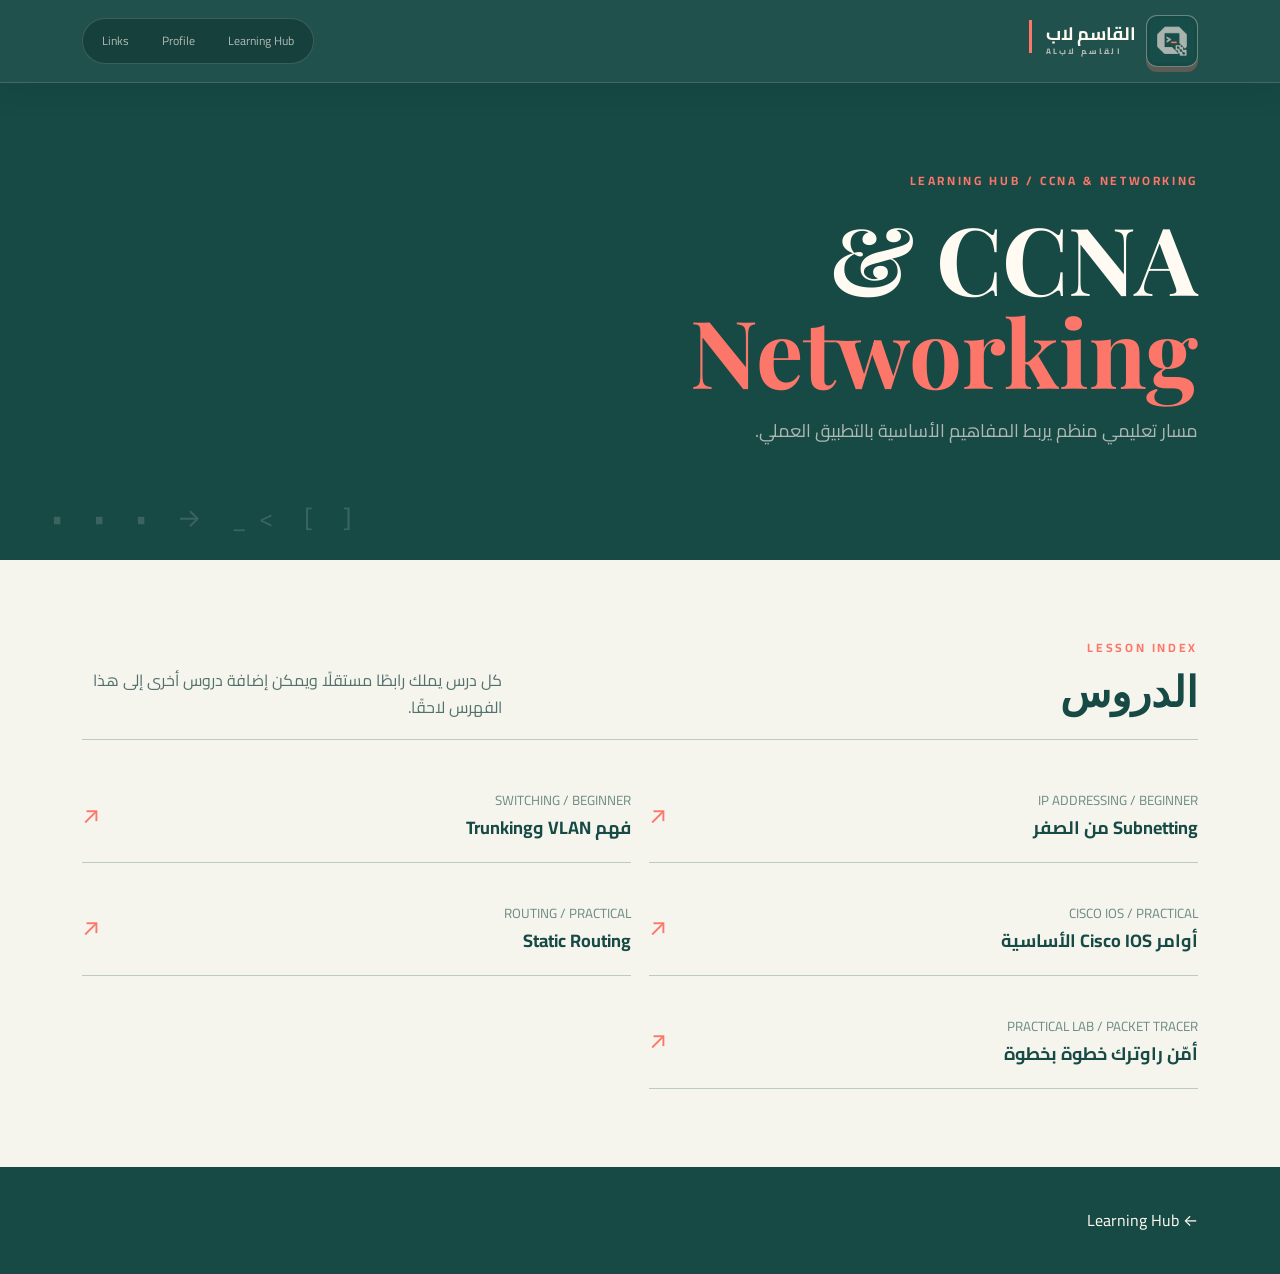
<file: learn/ccna/index.html>
<!doctype html><html lang="ar" dir="rtl"><head><meta charset="utf-8"><meta name="viewport" content="width=device-width,initial-scale=1"><title>CCNA & Networking | Qasem LAB</title><link rel="stylesheet" href="../../qasem-lab.css"></head><body class="ar"><header class="topbar"><div class="shell nav"><a class="logo official-logo" href="/"><img src="../../assets/qasem-lab-logo-simple.png" alt="شعار القاسم لاب"><span><b>القاسم لاب</b><small>ALالقاسم لاب</small></span></a><nav class="navlinks"><a href="/learn/">Learning Hub</a><a href="/profile/">Profile</a><a href="/links/">Links</a></nav></div></header><main><section class="hero"><div class="shell"><div class="kicker">LEARNING HUB / CCNA & NETWORKING</div><h1>CCNA &<br><em>Networking</em></h1><p>مسار تعليمي منظم يربط المفاهيم الأساسية بالتطبيق العملي.</p></div></section><section class="section"><div class="shell"><div class="section-head"><div><div class="kicker">LESSON INDEX</div><h2>الدروس</h2></div><p>كل درس يملك رابطًا مستقلًا ويمكن إضافة دروس أخرى إلى هذا الفهرس لاحقًا.</p></div><div class="lesson-grid"><a class="lesson" href="/learn/ccna/subnetting.html"><div><small>IP ADDRESSING / BEGINNER</small><br><strong>Subnetting من الصفر</strong></div><span class="arrow">↗</span></a><a class="lesson" href="/learn/ccna/vlan.html"><div><small>SWITCHING / BEGINNER</small><br><strong>فهم VLAN وTrunking</strong></div><span class="arrow">↗</span></a><a class="lesson" href="/learn/ccna/cisco-ios.html"><div><small>CISCO IOS / PRACTICAL</small><br><strong>أوامر Cisco IOS الأساسية</strong></div><span class="arrow">↗</span></a><a class="lesson" href="/learn/ccna/static-routing.html"><div><small>ROUTING / PRACTICAL</small><br><strong>Static Routing</strong></div><span class="arrow">↗</span></a><a class="lesson" href="/learn/ccna/router-security.html"><div><small>PRACTICAL LAB / PACKET TRACER</small><br><strong>أمّن راوترك خطوة بخطوة</strong></div><span class="arrow">↗</span></a></div></div></section></main><footer class="footer"><div class="shell"><a href="/learn/">← Learning Hub</a></div></footer></body></html>
</file>
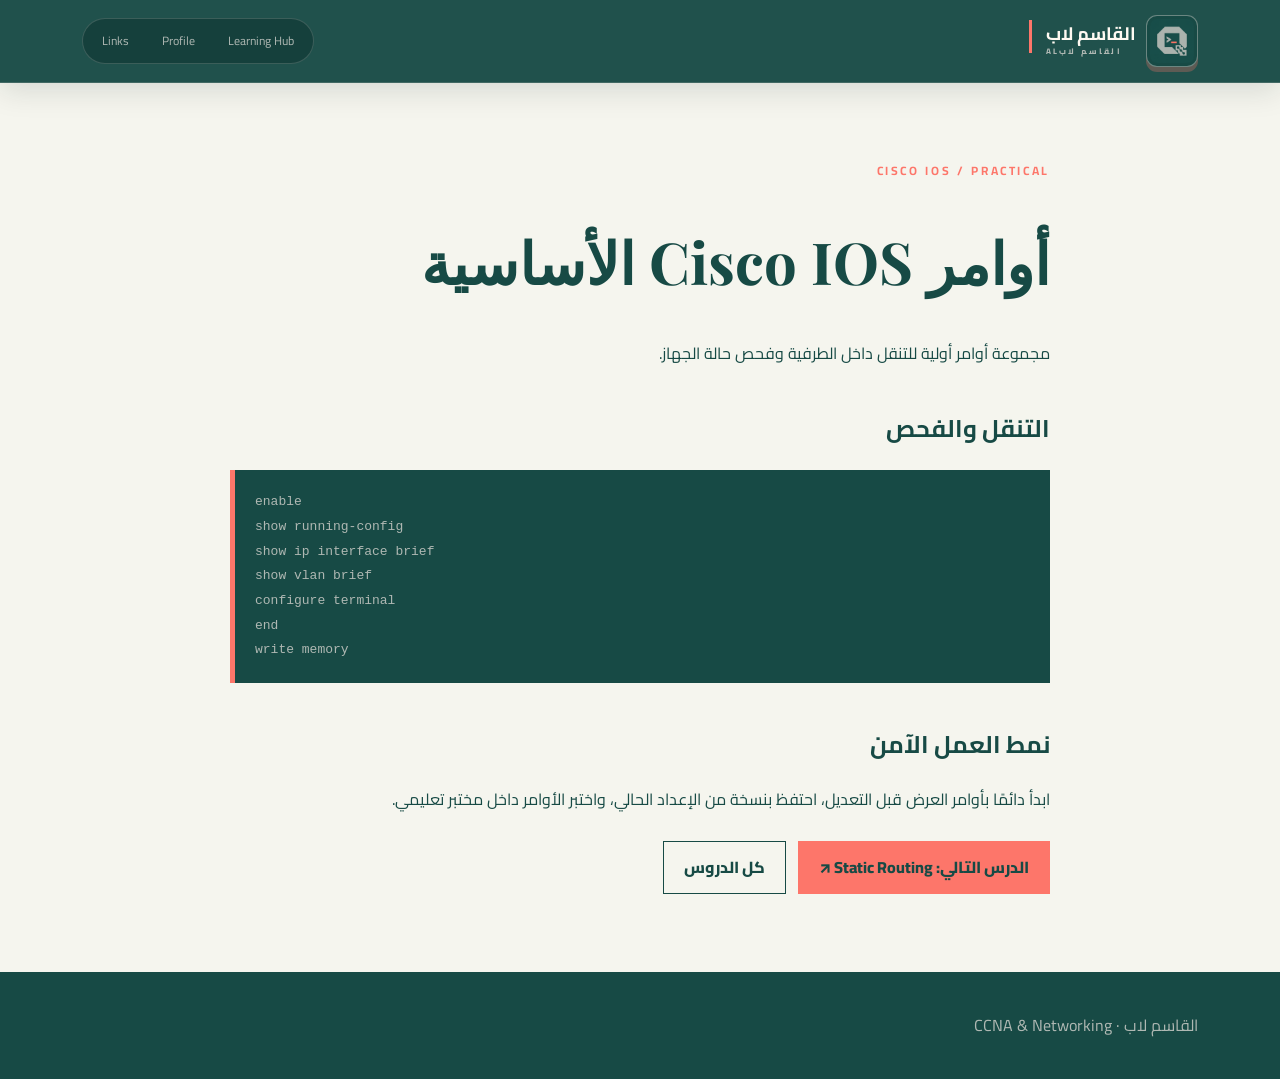
<file: learn/ccna/cisco-ios.html>
<!doctype html><html lang="ar" dir="rtl"><head><meta charset="utf-8"><meta name="viewport" content="width=device-width,initial-scale=1"><title>Cisco IOS | Qasem LAB</title><link rel="stylesheet" href="../../qasem-lab.css"></head><body class="ar"><header class="topbar"><div class="shell nav"><a class="logo official-logo" href="/"><img src="../../assets/qasem-lab-logo-simple.png" alt="شعار القاسم لاب"><span><b>القاسم لاب</b><small>ALالقاسم لاب</small></span></a><nav class="navlinks"><a href="/learn/">Learning Hub</a><a href="/profile/">Profile</a><a href="/links/">Links</a></nav></div></header><main class="section"><article class="article"><div class="kicker">CISCO IOS / PRACTICAL</div><h1>أوامر Cisco IOS الأساسية</h1><p>مجموعة أوامر أولية للتنقل داخل الطرفية وفحص حالة الجهاز.</p><h2>التنقل والفحص</h2><pre class="code">enable
show running-config
show ip interface brief
show vlan brief
configure terminal
end
write memory</pre><h2>نمط العمل الآمن</h2><p>ابدأ دائمًا بأوامر العرض قبل التعديل، احتفظ بنسخة من الإعداد الحالي، واختبر الأوامر داخل مختبر تعليمي.</p><div class="actions"><a class="btn" href="/learn/ccna/static-routing.html">الدرس التالي: Static Routing ↗</a><a class="btn alt" style="color:var(--deep);border-color:var(--deep)" href="/learn/">كل الدروس</a></div></article></main><footer class="footer"><div class="shell">القاسم لاب · CCNA & Networking</div></footer></body></html>
</file>
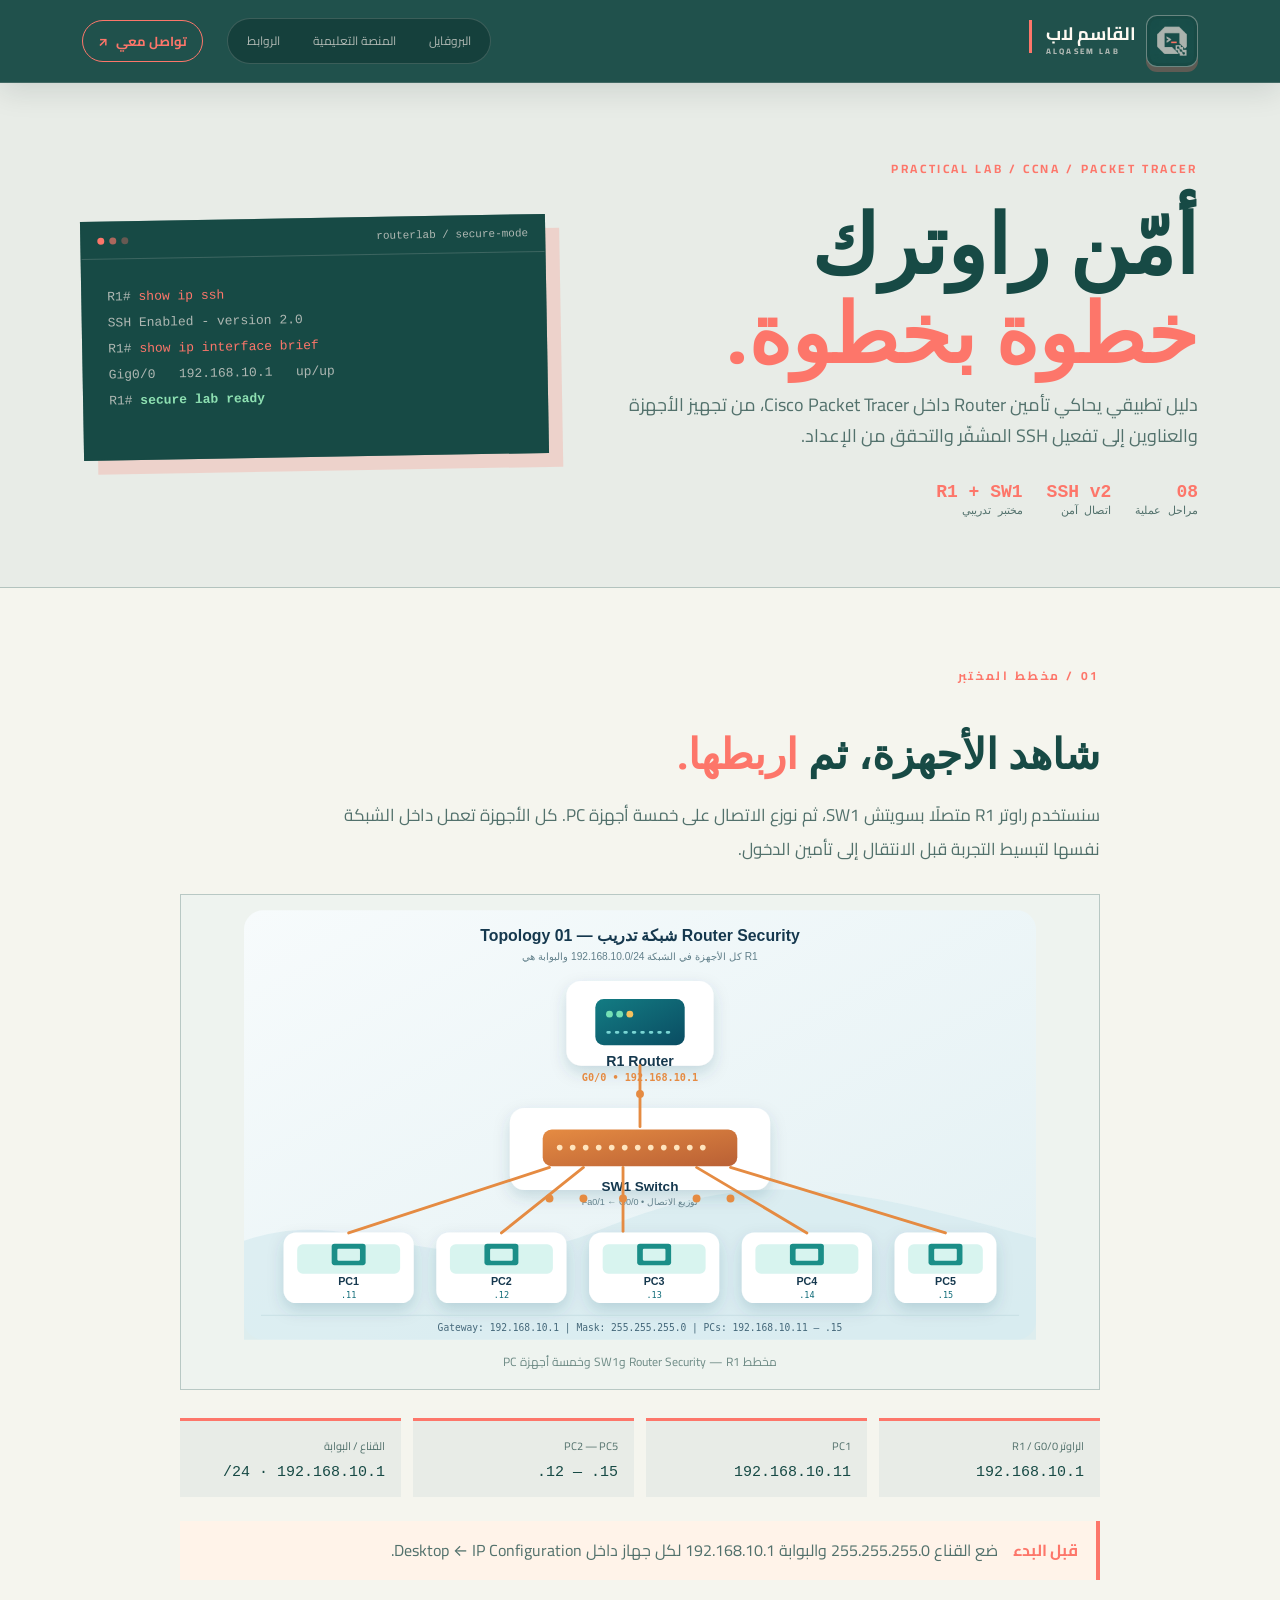
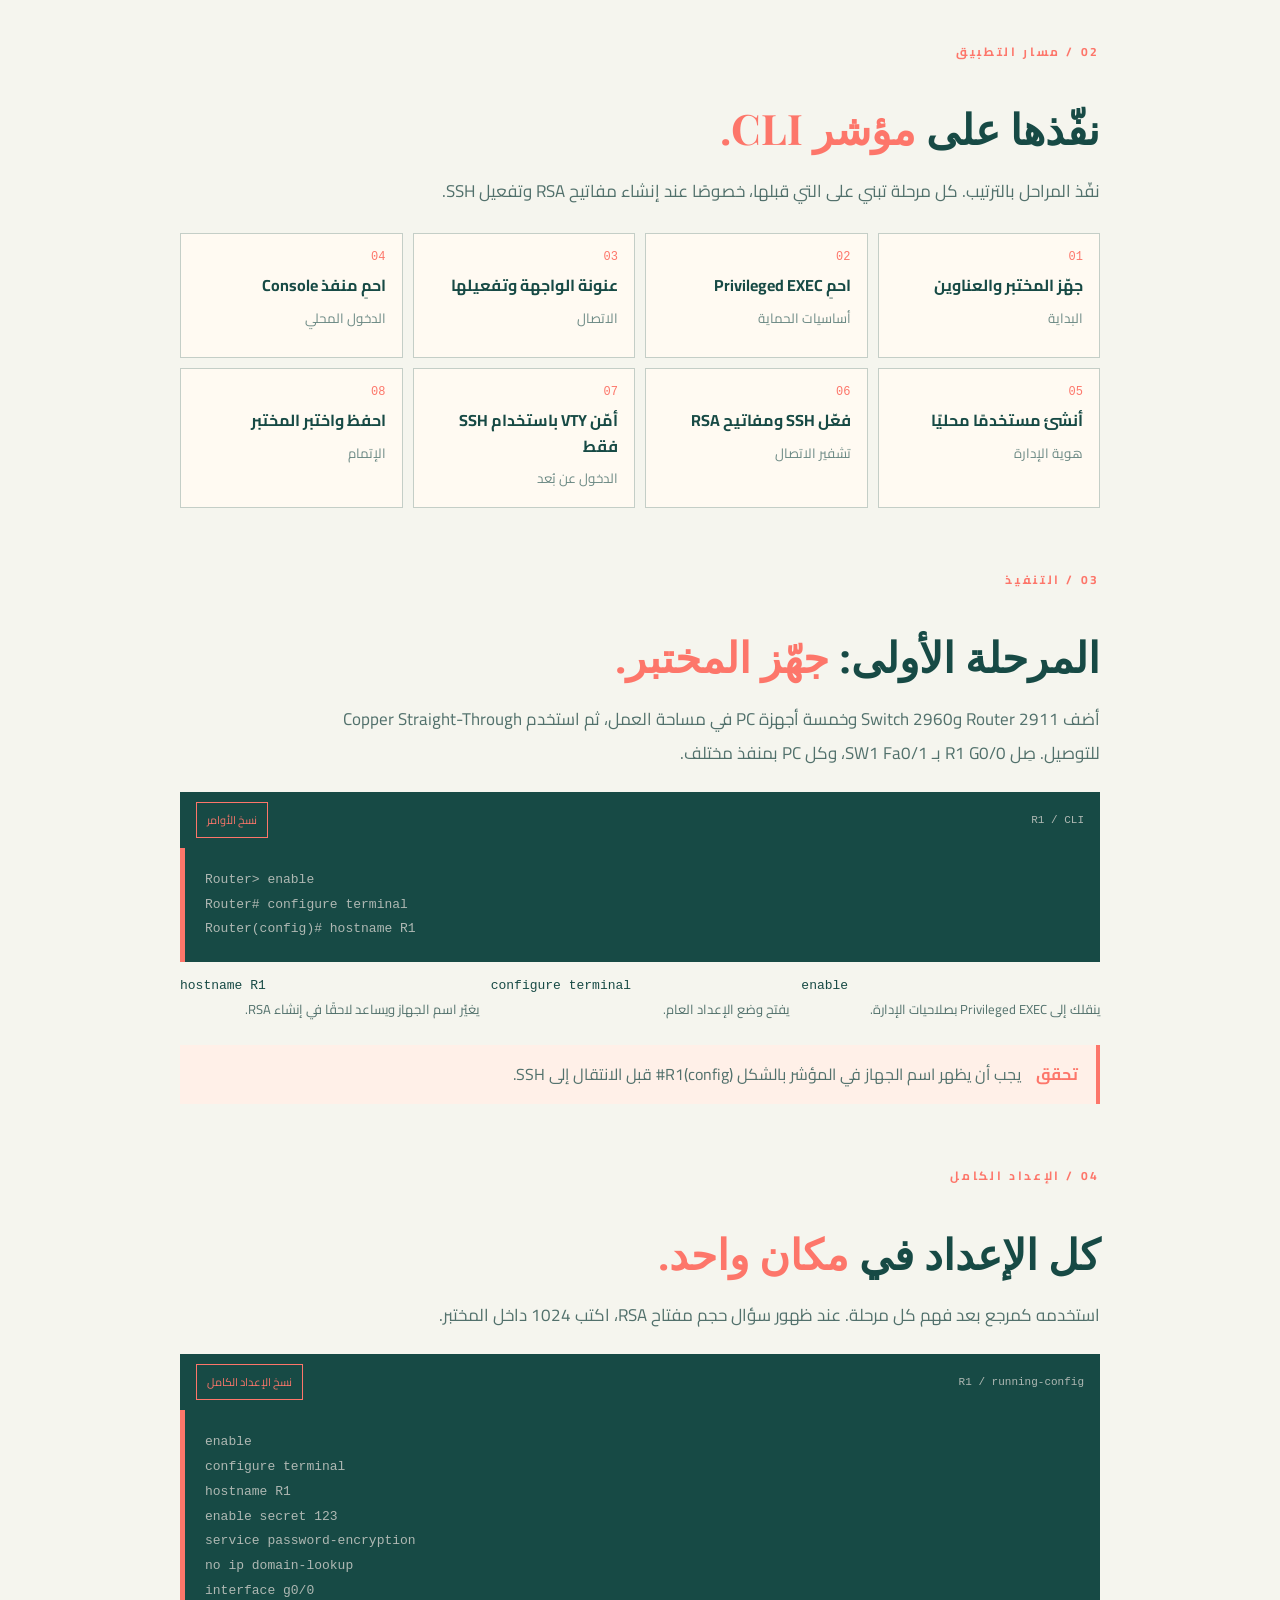
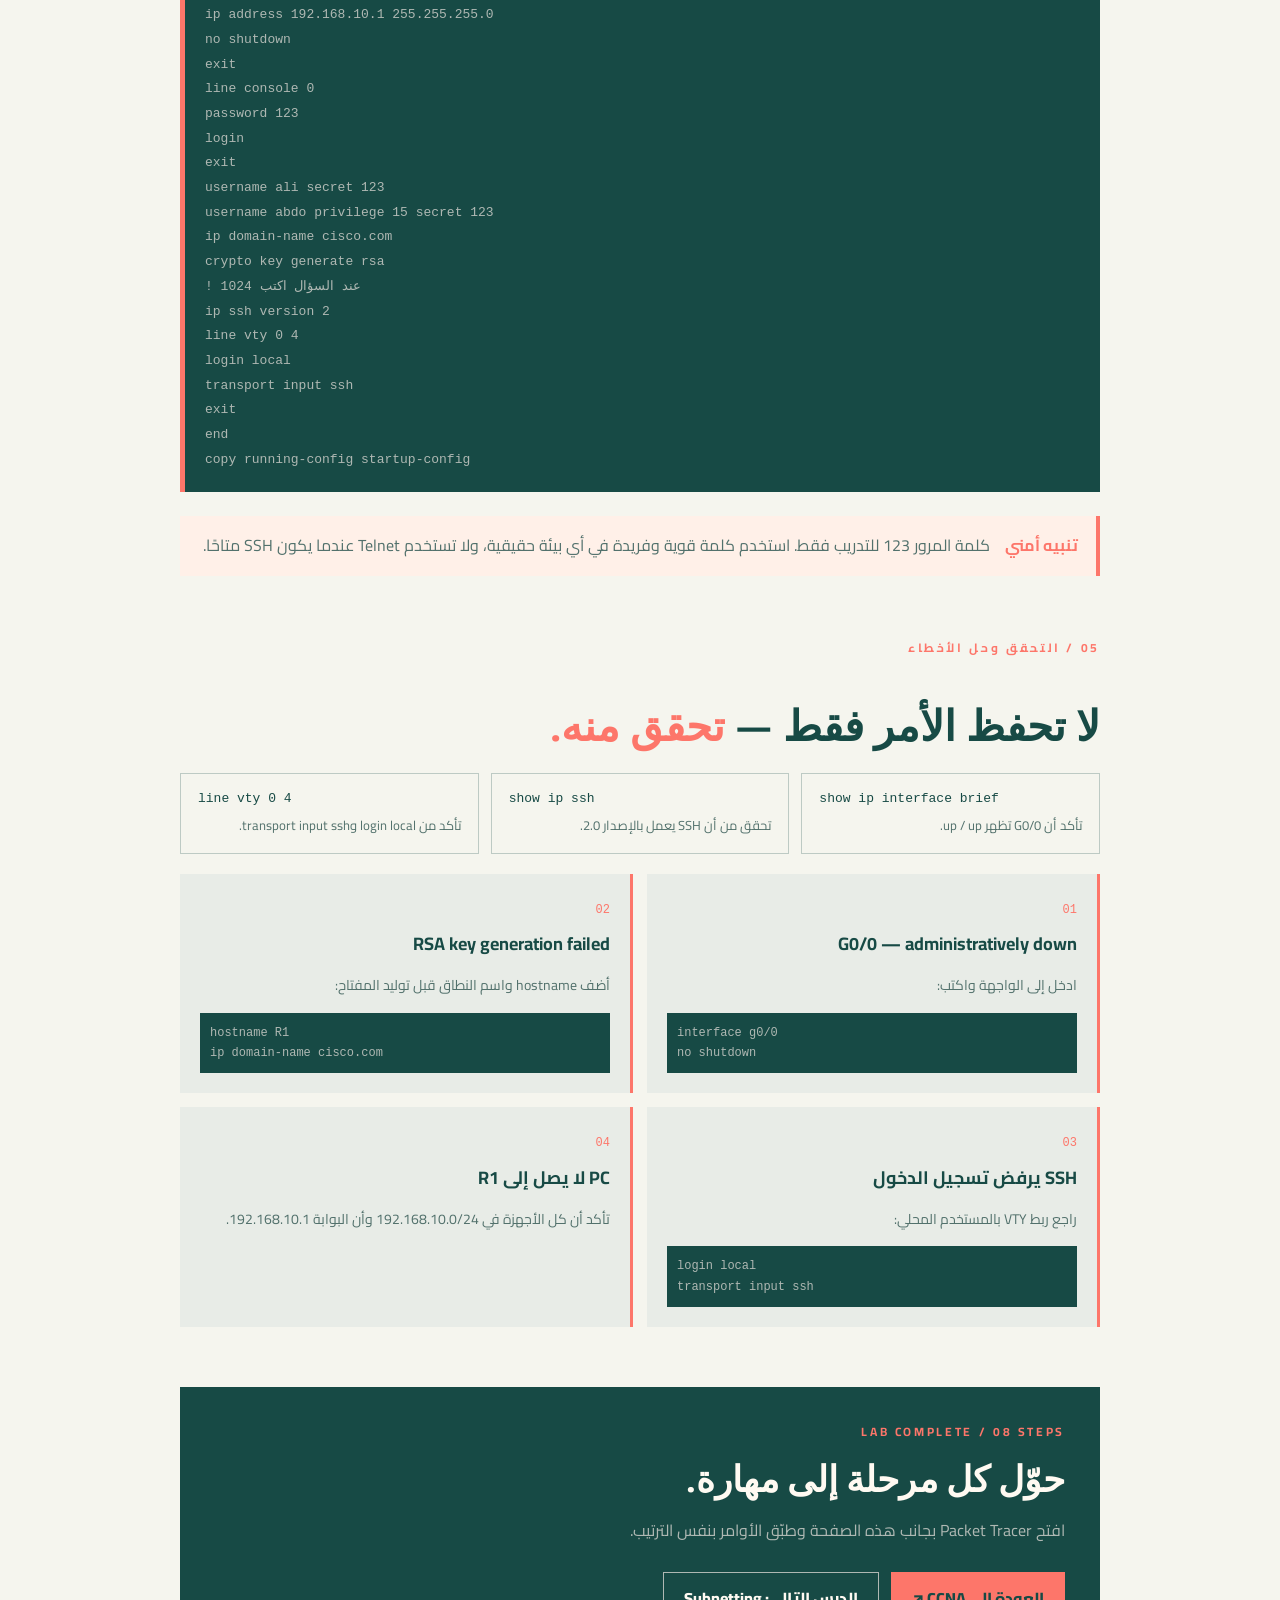
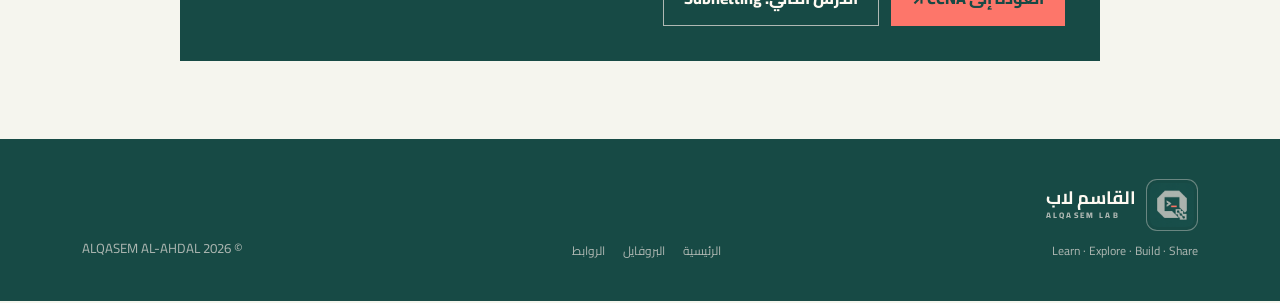
<file: learn/ccna/router-security.html>
<!doctype html><html lang="ar" dir="rtl"><head><meta charset="utf-8"><meta name="viewport" content="width=device-width,initial-scale=1"><meta name="description" content="درس عملي لتأمين راوتر Cisco داخل Packet Tracer خطوة بخطوة."><title>أمّن راوترك خطوة بخطوة | القاسم لاب</title><link rel="stylesheet" href="../../qasem-lab.css"></head><body class="ar lesson-page"><header class="topbar"><div class="shell nav"><a class="logo official-logo" href="/"><img src="../../assets/qasem-lab-logo-simple.png" alt="شعار القاسم لاب"><span><b>القاسم لاب</b><small>ALQASEM LAB</small></span></a><nav class="navlinks"><a href="/profile/">البروفايل</a><a href="/learn/">المنصة التعليمية</a><a href="/links/">الروابط</a></nav><a class="nav-cta" href="mailto:alqasemalahdal@gmail.com">تواصل معي <i>↗</i></a></div></header><main><section class="lesson-hero"><div class="shell lesson-hero-grid"><div><div class="kicker">PRACTICAL LAB / CCNA / PACKET TRACER</div><h1>أمّن راوترك<br><em>خطوة بخطوة.</em></h1><p>دليل تطبيقي يحاكي تأمين Router داخل Cisco Packet Tracer، من تجهيز الأجهزة والعناوين إلى تفعيل SSH المشفّر والتحقق من الإعداد.</p><div class="lesson-meta"><span><b>08</b> مراحل عملية</span><span><b>SSH v2</b> اتصال آمن</span><span><b>R1 + SW1</b> مختبر تدريبي</span></div></div><div class="lesson-terminal"><div class="window-bar"><span class="window-dots"><i></i><i></i><i></i></span><span>routerlab / secure-mode</span></div><pre>R1# <span>show ip ssh</span>
SSH Enabled - version 2.0
R1# <span>show ip interface brief</span>
Gig0/0   192.168.10.1   up/up
R1# <strong>secure lab ready</strong></pre></div></div></section><section class="section lesson-body"><div class="shell article-layout"><article class="article lesson-article"><div class="kicker">01 / مخطط المختبر</div><h2>شاهد الأجهزة، ثم <em>اربطها.</em></h2><p>سنستخدم راوتر R1 متصلًا بسويتش SW1، ثم نوزع الاتصال على خمسة أجهزة PC. كل الأجهزة تعمل داخل الشبكة نفسها لتبسيط التجربة قبل الانتقال إلى تأمين الدخول.</p><figure class="topology-figure"><img src="../../assets/five-pc-topology.svg" alt="مخطط شبكة فيها راوتر وسويتش وخمسة أجهزة PC مع عناوين IP"><figcaption>مخطط Router Security — R1 وSW1 وخمسة أجهزة PC</figcaption></figure><div class="address-grid"><div><small>الراوتر R1 / G0/0</small><strong>192.168.10.1</strong></div><div><small>PC1</small><strong>192.168.10.11</strong></div><div><small>PC2 — PC5</small><strong>.12 — .15</strong></div><div><small>القناع / البوابة</small><strong>/24 · 192.168.10.1</strong></div></div><div class="callout"><b>قبل البدء</b><span>ضع القناع 255.255.255.0 والبوابة 192.168.10.1 لكل جهاز داخل Desktop ← IP Configuration.</span></div><div class="kicker step-kicker">02 / مسار التطبيق</div><h2>نفّذها على <em>مؤشر CLI.</em></h2><p>نفّذ المراحل بالترتيب. كل مرحلة تبني على التي قبلها، خصوصًا عند إنشاء مفاتيح RSA وتفعيل SSH.</p><div class="step-grid"><div class="step-card"><span>01</span><b>جهّز المختبر والعناوين</b><small>البداية</small></div><div class="step-card"><span>02</span><b>احمِ Privileged EXEC</b><small>أساسيات الحماية</small></div><div class="step-card"><span>03</span><b>عنونة الواجهة وتفعيلها</b><small>الاتصال</small></div><div class="step-card"><span>04</span><b>احمِ منفذ Console</b><small>الدخول المحلي</small></div><div class="step-card"><span>05</span><b>أنشئ مستخدمًا محليًا</b><small>هوية الإدارة</small></div><div class="step-card"><span>06</span><b>فعّل SSH ومفاتيح RSA</b><small>تشفير الاتصال</small></div><div class="step-card"><span>07</span><b>أمّن VTY باستخدام SSH فقط</b><small>الدخول عن بُعد</small></div><div class="step-card"><span>08</span><b>احفظ واختبر المختبر</b><small>الإتمام</small></div></div><div class="kicker step-kicker">03 / التنفيذ</div><h2>المرحلة الأولى: <em>جهّز المختبر.</em></h2><p>أضف Router 2911 وSwitch 2960 وخمسة أجهزة PC في مساحة العمل، ثم استخدم Copper Straight-Through للتوصيل. صِل R1 G0/0 بـ SW1 Fa0/1، وكل PC بمنفذ مختلف.</p><div class="code-title"><span>R1 / CLI</span><button class="copy-code" data-copy="enable\nconfigure terminal\nhostname R1">نسخ الأوامر</button></div><pre class="code"><code>Router&gt; enable
Router# configure terminal
Router(config)# hostname R1</code></pre><div class="command-notes"><div><b>enable</b><span>ينقلك إلى Privileged EXEC بصلاحيات الإدارة.</span></div><div><b>configure terminal</b><span>يفتح وضع الإعداد العام.</span></div><div><b>hostname R1</b><span>يغيّر اسم الجهاز ويساعد لاحقًا في إنشاء RSA.</span></div></div><div class="callout warning"><b>تحقق</b><span>يجب أن يظهر اسم الجهاز في المؤشر بالشكل R1(config)# قبل الانتقال إلى SSH.</span></div><div class="kicker step-kicker">04 / الإعداد الكامل</div><h2>كل الإعداد في <em>مكان واحد.</em></h2><p>استخدمه كمرجع بعد فهم كل مرحلة. عند ظهور سؤال حجم مفتاح RSA، اكتب 1024 داخل المختبر.</p><div class="code-title"><span>R1 / running-config</span><button class="copy-code" data-copy="enable\nconfigure terminal\nhostname R1\nenable secret 123\nservice password-encryption\nno ip domain-lookup\ninterface g0/0\nip address 192.168.10.1 255.255.255.0\nno shutdown\nexit\nline console 0\npassword 123\nlogin\nexit\nusername ali secret 123\nusername abdo privilege 15 secret 123\nip domain-name cisco.com\ncrypto key generate rsa\nip ssh version 2\nline vty 0 4\nlogin local\ntransport input ssh\nexit\nend\ncopy running-config startup-config">نسخ الإعداد الكامل</button></div><pre class="code"><code>enable
configure terminal
hostname R1
enable secret 123
service password-encryption
no ip domain-lookup
interface g0/0
ip address 192.168.10.1 255.255.255.0
no shutdown
exit
line console 0
password 123
login
exit
username ali secret 123
username abdo privilege 15 secret 123
ip domain-name cisco.com
crypto key generate rsa
! عند السؤال اكتب 1024
ip ssh version 2
line vty 0 4
login local
transport input ssh
exit
end
copy running-config startup-config</code></pre><div class="callout warning"><b>تنبيه أمني</b><span>كلمة المرور 123 للتدريب فقط. استخدم كلمة قوية وفريدة في أي بيئة حقيقية، ولا تستخدم Telnet عندما يكون SSH متاحًا.</span></div><div class="kicker step-kicker">05 / التحقق وحل الأخطاء</div><h2>لا تحفظ الأمر فقط — <em>تحقق منه.</em></h2><div class="check-grid"><div><b>show ip interface brief</b><span>تأكد أن G0/0 تظهر up / up.</span></div><div><b>show ip ssh</b><span>تحقق من أن SSH يعمل بالإصدار 2.0.</span></div><div><b>line vty 0 4</b><span>تأكد من login local وtransport input ssh.</span></div></div><div class="trouble-grid"><div><span>01</span><h3>G0/0 — administratively down</h3><p>ادخل إلى الواجهة واكتب:</p><code>interface g0/0<br>no shutdown</code></div><div><span>02</span><h3>RSA key generation failed</h3><p>أضف hostname واسم النطاق قبل توليد المفتاح:</p><code>hostname R1<br>ip domain-name cisco.com</code></div><div><span>03</span><h3>SSH يرفض تسجيل الدخول</h3><p>راجع ربط VTY بالمستخدم المحلي:</p><code>login local<br>transport input ssh</code></div><div><span>04</span><h3>PC لا يصل إلى R1</h3><p>تأكد أن كل الأجهزة في 192.168.10.0/24 وأن البوابة 192.168.10.1.</p></div></div><div class="lesson-finish"><div class="kicker">LAB COMPLETE / 08 STEPS</div><h2>حوّل كل مرحلة إلى مهارة.</h2><p>افتح Packet Tracer بجانب هذه الصفحة وطبّق الأوامر بنفس الترتيب.</p><div class="actions"><a class="btn" href="/learn/ccna/">العودة إلى CCNA <span>↗</span></a><a class="btn alt" href="/learn/ccna/subnetting.html">الدرس التالي: Subnetting</a></div></div></article></div></section></main><footer class="footer"><div class="shell footer-grid"><div><a class="logo official-logo footer-logo" href="/"><img src="../../assets/qasem-lab-logo-simple.png" alt=""><span><b>القاسم لاب</b><small>ALQASEM LAB</small></span></a><p>Learn · Explore · Build · Share</p></div><div class="footer-nav"><a href="/">الرئيسية</a><a href="/profile/">البروفايل</a><a href="/links/">الروابط</a></div><small>© 2026 ALQASEM AL-AHDAL</small></div></footer><script>document.querySelectorAll('.copy-code').forEach(button=>button.addEventListener('click',async()=>{try{await navigator.clipboard.writeText(button.dataset.copy);const old=button.textContent;button.textContent='تم النسخ ✓';setTimeout(()=>button.textContent=old,1500)}catch(e){button.textContent='انسخ من الكود مباشرة'}}));</script></body></html>
</file>
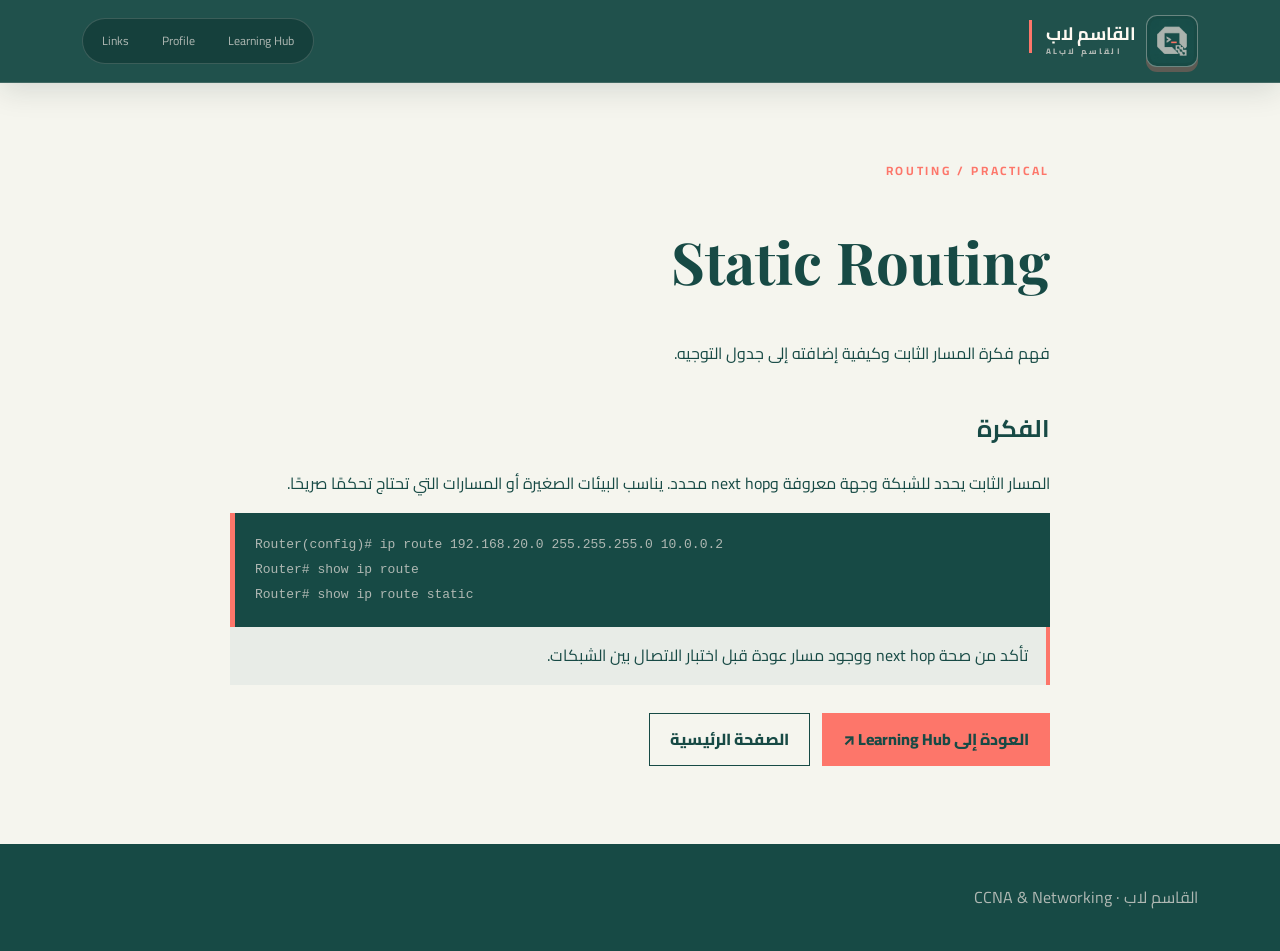
<file: learn/ccna/static-routing.html>
<!doctype html><html lang="ar" dir="rtl"><head><meta charset="utf-8"><meta name="viewport" content="width=device-width,initial-scale=1"><title>Static Routing | Qasem LAB</title><link rel="stylesheet" href="../../qasem-lab.css"></head><body class="ar"><header class="topbar"><div class="shell nav"><a class="logo official-logo" href="/"><img src="../../assets/qasem-lab-logo-simple.png" alt="شعار القاسم لاب"><span><b>القاسم لاب</b><small>ALالقاسم لاب</small></span></a><nav class="navlinks"><a href="/learn/">Learning Hub</a><a href="/profile/">Profile</a><a href="/links/">Links</a></nav></div></header><main class="section"><article class="article"><div class="kicker">ROUTING / PRACTICAL</div><h1>Static Routing</h1><p>فهم فكرة المسار الثابت وكيفية إضافته إلى جدول التوجيه.</p><h2>الفكرة</h2><p>المسار الثابت يحدد للشبكة وجهة معروفة وnext hop محدد. يناسب البيئات الصغيرة أو المسارات التي تحتاج تحكمًا صريحًا.</p><pre class="code">Router(config)# ip route 192.168.20.0 255.255.255.0 10.0.0.2
Router# show ip route
Router# show ip route static</pre><div class="notice">تأكد من صحة next hop ووجود مسار عودة قبل اختبار الاتصال بين الشبكات.</div><div class="actions"><a class="btn" href="/learn/">العودة إلى Learning Hub ↗</a><a class="btn alt" style="color:var(--deep);border-color:var(--deep)" href="/">الصفحة الرئيسية</a></div></article></main><footer class="footer"><div class="shell">القاسم لاب · CCNA & Networking</div></footer></body></html>
</file>
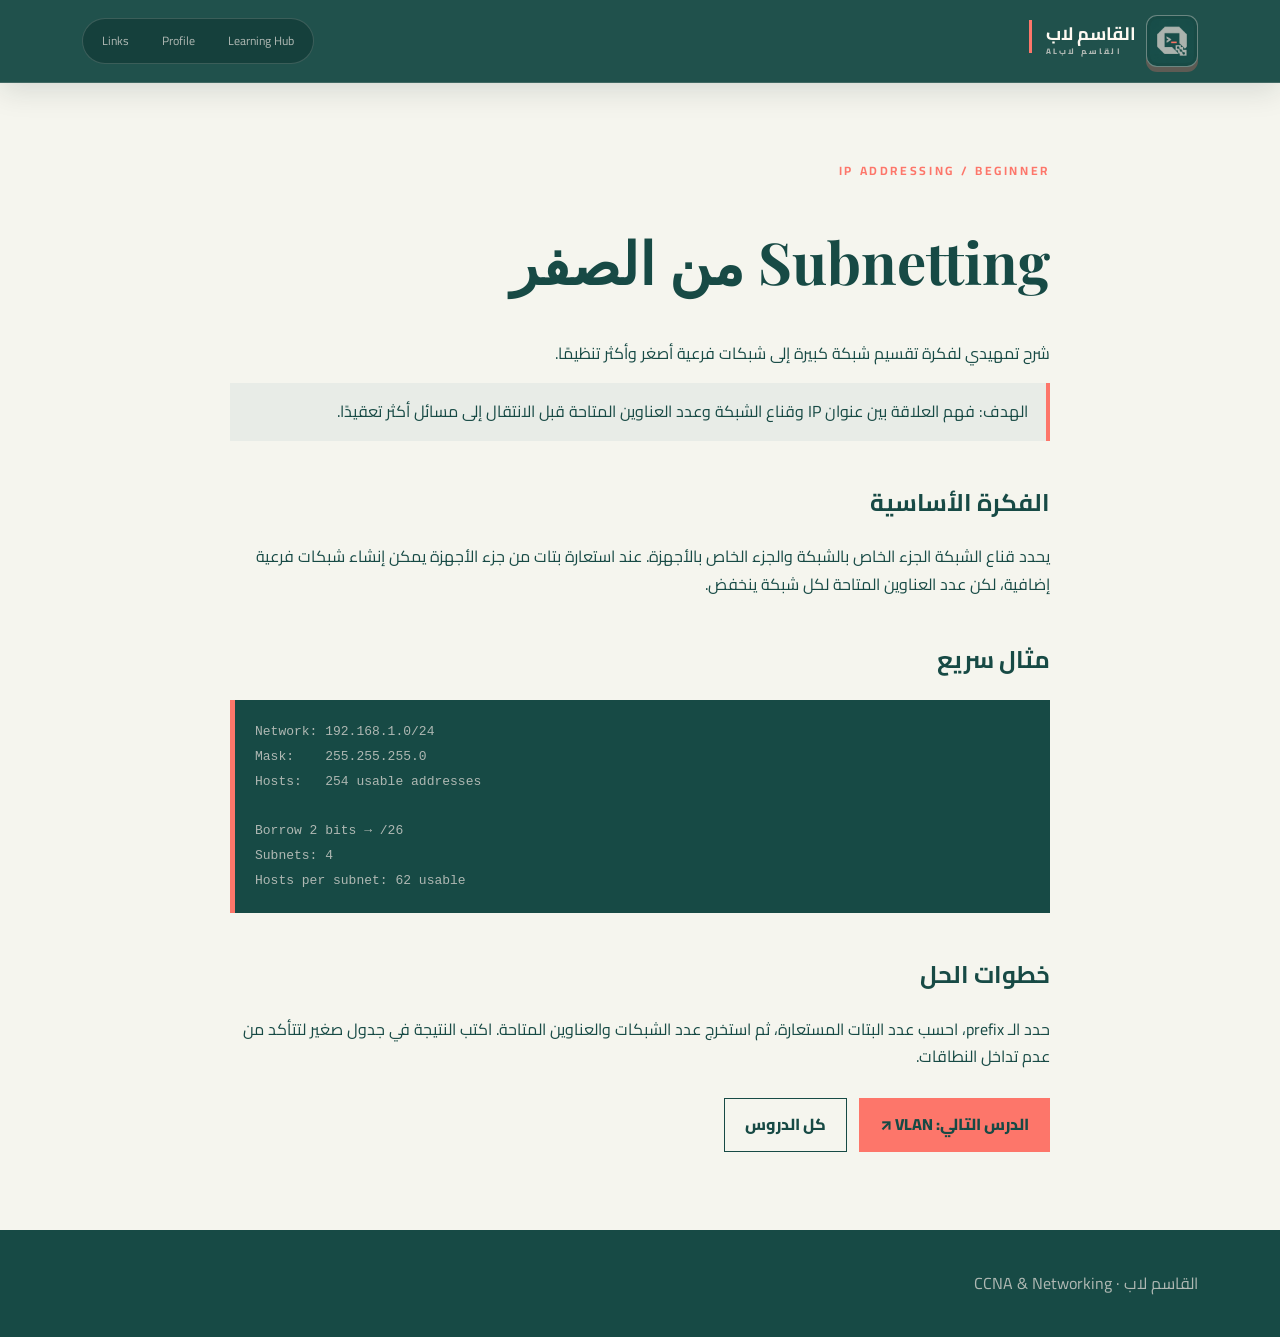
<file: learn/ccna/subnetting.html>
<!doctype html><html lang="ar" dir="rtl"><head><meta charset="utf-8"><meta name="viewport" content="width=device-width,initial-scale=1"><title>Subnetting من الصفر | Qasem LAB</title><link rel="stylesheet" href="../../qasem-lab.css"></head><body class="ar"><header class="topbar"><div class="shell nav"><a class="logo official-logo" href="/"><img src="../../assets/qasem-lab-logo-simple.png" alt="شعار القاسم لاب"><span><b>القاسم لاب</b><small>ALالقاسم لاب</small></span></a><nav class="navlinks"><a href="/learn/">Learning Hub</a><a href="/profile/">Profile</a><a href="/links/">Links</a></nav></div></header><main class="section"><article class="article"><div class="kicker">IP ADDRESSING / BEGINNER</div><h1>Subnetting من الصفر</h1><p>شرح تمهيدي لفكرة تقسيم شبكة كبيرة إلى شبكات فرعية أصغر وأكثر تنظيمًا.</p><div class="notice">الهدف: فهم العلاقة بين عنوان IP وقناع الشبكة وعدد العناوين المتاحة قبل الانتقال إلى مسائل أكثر تعقيدًا.</div><h2>الفكرة الأساسية</h2><p>يحدد قناع الشبكة الجزء الخاص بالشبكة والجزء الخاص بالأجهزة. عند استعارة بتات من جزء الأجهزة يمكن إنشاء شبكات فرعية إضافية، لكن عدد العناوين المتاحة لكل شبكة ينخفض.</p><h2>مثال سريع</h2><pre class="code">Network: 192.168.1.0/24
Mask:    255.255.255.0
Hosts:   254 usable addresses

Borrow 2 bits → /26
Subnets: 4
Hosts per subnet: 62 usable</pre><h2>خطوات الحل</h2><p>حدد الـ prefix، احسب عدد البتات المستعارة، ثم استخرج عدد الشبكات والعناوين المتاحة. اكتب النتيجة في جدول صغير لتتأكد من عدم تداخل النطاقات.</p><div class="actions"><a class="btn" href="/learn/ccna/vlan.html">الدرس التالي: VLAN ↗</a><a class="btn alt" style="color:var(--deep);border-color:var(--deep)" href="/learn/">كل الدروس</a></div></article></main><footer class="footer"><div class="shell">القاسم لاب · CCNA & Networking</div></footer></body></html>
</file>
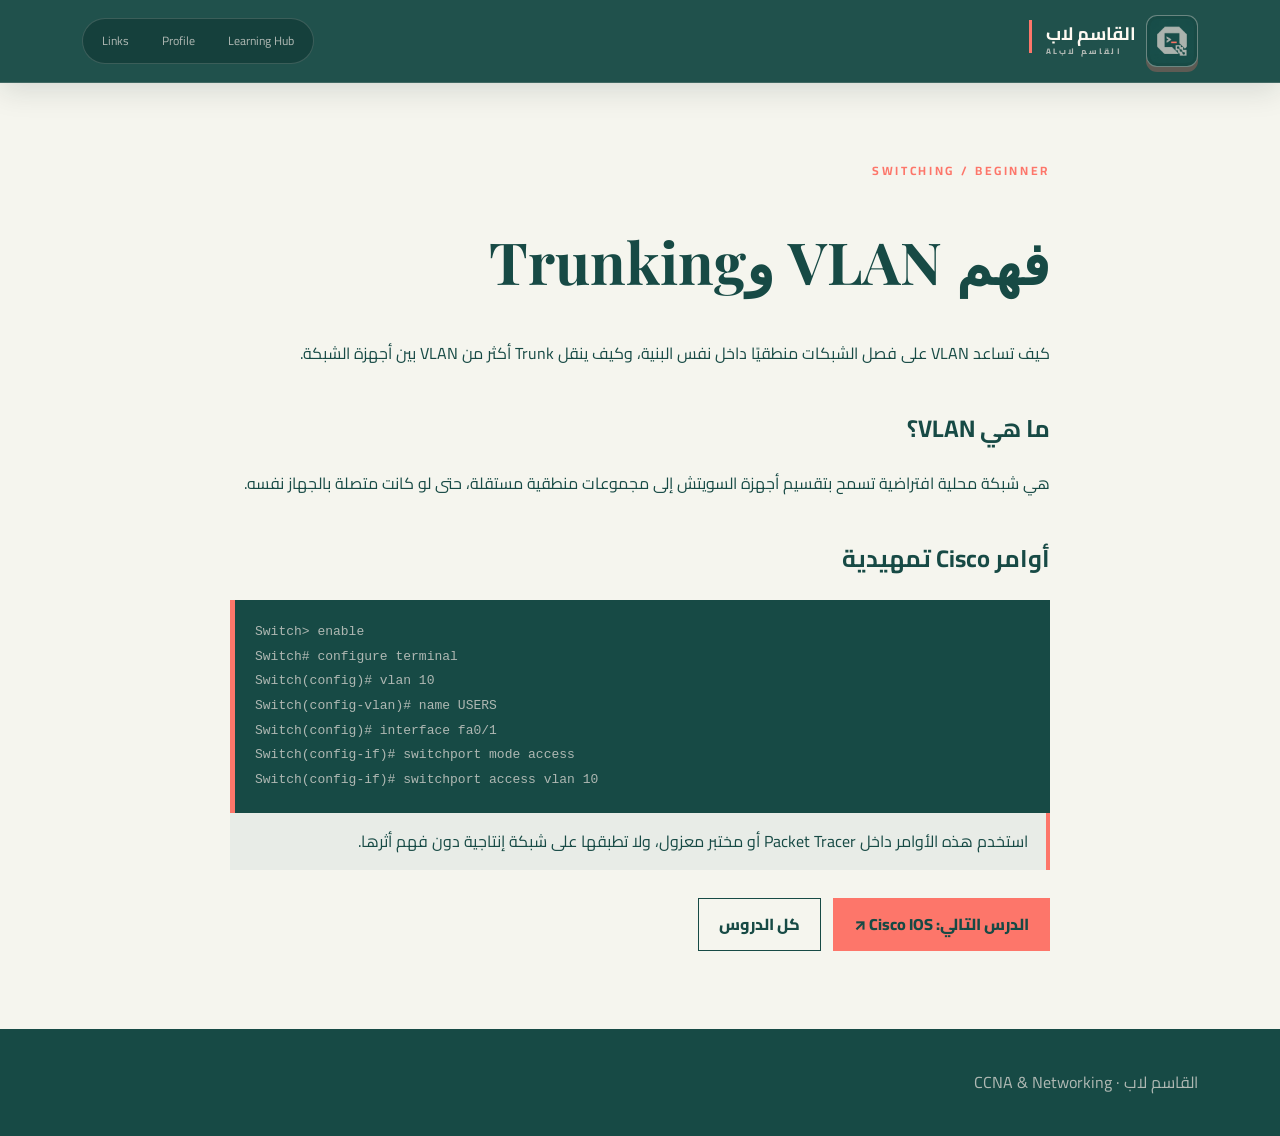
<file: learn/ccna/vlan.html>
<!doctype html><html lang="ar" dir="rtl"><head><meta charset="utf-8"><meta name="viewport" content="width=device-width,initial-scale=1"><title>VLAN وTrunking | Qasem LAB</title><link rel="stylesheet" href="../../qasem-lab.css"></head><body class="ar"><header class="topbar"><div class="shell nav"><a class="logo official-logo" href="/"><img src="../../assets/qasem-lab-logo-simple.png" alt="شعار القاسم لاب"><span><b>القاسم لاب</b><small>ALالقاسم لاب</small></span></a><nav class="navlinks"><a href="/learn/">Learning Hub</a><a href="/profile/">Profile</a><a href="/links/">Links</a></nav></div></header><main class="section"><article class="article"><div class="kicker">SWITCHING / BEGINNER</div><h1>فهم VLAN وTrunking</h1><p>كيف تساعد VLAN على فصل الشبكات منطقيًا داخل نفس البنية، وكيف ينقل Trunk أكثر من VLAN بين أجهزة الشبكة.</p><h2>ما هي VLAN؟</h2><p>هي شبكة محلية افتراضية تسمح بتقسيم أجهزة السويتش إلى مجموعات منطقية مستقلة، حتى لو كانت متصلة بالجهاز نفسه.</p><h2>أوامر Cisco تمهيدية</h2><pre class="code">Switch&gt; enable
Switch# configure terminal
Switch(config)# vlan 10
Switch(config-vlan)# name USERS
Switch(config)# interface fa0/1
Switch(config-if)# switchport mode access
Switch(config-if)# switchport access vlan 10</pre><div class="notice">استخدم هذه الأوامر داخل Packet Tracer أو مختبر معزول، ولا تطبقها على شبكة إنتاجية دون فهم أثرها.</div><div class="actions"><a class="btn" href="/learn/ccna/cisco-ios.html">الدرس التالي: Cisco IOS ↗</a><a class="btn alt" style="color:var(--deep);border-color:var(--deep)" href="/learn/">كل الدروس</a></div></article></main><footer class="footer"><div class="shell">القاسم لاب · CCNA & Networking</div></footer></body></html>
</file>
<file: qasem-lab.css>
@import url('https://fonts.googleapis.com/css2?family=Inter:wght@400;500;600;700;800&family=Playfair+Display:wght@600;700;800&family=Cairo:wght@400;500;600;700;800&display=swap');
:root{--deep:#174a45;--mist:#afb8b3;--coral:#fd766a;--ink:#153d39;--paper:#f5f5ee;--line:rgba(23,74,69,.25);--white:#fffaf2}*{box-sizing:border-box}html{scroll-behavior:smooth}body{margin:0;background:var(--paper);color:var(--deep);font-family:Inter,Cairo,sans-serif;line-height:1.7}body.ar{font-family:Cairo,Inter,sans-serif;direction:rtl}.shell{max-width:1180px;margin:auto;padding:0 32px}.topbar{background:var(--deep);color:var(--mist);border-bottom:1px solid rgba(255,255,255,.2)}.nav{height:76px;display:flex;align-items:center;justify-content:space-between;gap:24px}.logo{display:flex;align-items:center;gap:12px;color:var(--white);text-decoration:none;font-weight:800;letter-spacing:.12em}.mark{width:42px;height:42px;border:2px solid var(--mist);display:grid;place-items:center;font-size:19px;position:relative}.mark:after{content:'.';color:var(--coral);font-size:30px;position:absolute;right:7px;bottom:-3px}.navlinks{display:flex;gap:22px;flex-wrap:wrap}.navlinks a{color:var(--mist);text-decoration:none;font-size:13px}.navlinks a:hover,.accent{color:var(--coral)}.hero{background:var(--deep);color:var(--white);padding:88px 0 96px;position:relative;overflow:hidden}.hero:after{content:'[ ]  >_  →  • • •';position:absolute;left:4%;bottom:20px;color:rgba(175,184,179,.24);font-size:26px;letter-spacing:12px}.hero-grid{display:grid;grid-template-columns:1.05fr .95fr;gap:70px;align-items:center}.kicker{font-size:12px;letter-spacing:.22em;text-transform:uppercase;color:var(--coral);font-weight:700}.hero h1{font-family:'Playfair Display',serif;font-size:clamp(48px,8vw,94px);line-height:.98;margin:20px 0}.hero h1 em{color:var(--coral);font-style:normal}.hero p{max-width:610px;color:var(--mist);font-size:18px}.actions{display:flex;gap:12px;flex-wrap:wrap;margin-top:28px}.btn{display:inline-block;padding:12px 20px;text-decoration:none;border:1px solid var(--coral);color:var(--deep);background:var(--coral);font-weight:800}.btn.alt{background:transparent;color:var(--white);border-color:var(--mist)}.editorial{border-left:1px solid rgba(175,184,179,.5);padding-left:42px}.ar .editorial{border-left:0;border-right:1px solid rgba(175,184,179,.5);padding-left:0;padding-right:42px}.editorial h2{font-family:'Playfair Display',serif;font-size:54px;line-height:1.04;color:var(--mist);margin:0}.editorial p{font-size:13px;letter-spacing:.2em;color:var(--coral);margin:18px 0}.section{padding:78px 0}.section.alt{background:#e8ece7}.section-head{display:flex;justify-content:space-between;align-items:end;gap:24px;border-bottom:1px solid var(--line);padding-bottom:18px;margin-bottom:28px}.section-head h2{font-family:'Playfair Display',serif;font-size:42px;line-height:1.1;margin:4px 0}.section-head p{max-width:420px;color:#52716c;margin:0}.cards{display:grid;grid-template-columns:repeat(3,1fr);gap:18px}.card{border:1px solid var(--line);background:rgba(255,250,242,.72);padding:26px;min-height:220px;position:relative}.card:before{content:'[]';position:absolute;top:14px;left:16px;color:var(--coral);font-family:monospace;font-size:20px}.card h3{margin:34px 0 8px;font-size:22px}.card p{color:#52716c;margin:0}.card a{color:var(--deep);font-weight:800}.coral{color:var(--coral)}.tag{display:inline-block;border:1px solid var(--line);padding:3px 9px;margin:4px 3px 0 0;font-size:12px;color:#52716c}.lesson-grid{display:grid;grid-template-columns:repeat(2,1fr);gap:18px}.lesson{display:flex;justify-content:space-between;gap:20px;align-items:center;border-bottom:1px solid var(--line);padding:18px 0;text-decoration:none;color:var(--deep)}.lesson strong{font-size:18px}.lesson small{color:#6d8a85}.lesson .arrow{color:var(--coral);font-size:24px}.footer{background:var(--deep);color:var(--mist);padding:40px 0}.footer a{color:var(--white);text-decoration:none}.links-page{max-width:650px;margin:auto;text-align:center;padding:70px 22px}.profile-pic{width:92px;height:92px;border-radius:50%;object-fit:cover;border:3px solid var(--coral);padding:4px;background:var(--deep)}.social-stack{display:grid;gap:12px;margin:28px 0}.social-stack a{padding:15px 18px;border:1px solid var(--line);color:var(--deep);text-decoration:none;background:rgba(255,255,255,.45);font-weight:700}.social-stack a:hover{background:var(--deep);color:var(--white)}.article{max-width:820px;margin:auto}.article h1{font-family:'Playfair Display',serif;font-size:58px;line-height:1.08}.article h2{margin-top:42px}.code{background:var(--deep);color:var(--mist);padding:20px;overflow:auto;direction:ltr;text-align:left;font-family:monospace;border-left:5px solid var(--coral)}.notice{border-right:4px solid var(--coral);padding:15px 18px;background:#e8ece7}.ar .notice{border-right:4px solid var(--coral);border-left:0}@media(max-width:800px){.shell{padding:0 20px}.nav{height:auto;padding:16px 0;align-items:flex-start}.navlinks{gap:10px}.navlinks a{font-size:11px}.hero{padding:60px 0}.hero-grid{grid-template-columns:1fr;gap:38px}.editorial{padding:0;border:0!important}.editorial h2{font-size:42px}.cards,.lesson-grid{grid-template-columns:1fr}.section{padding:54px 0}.section-head{display:block}.section-head h2{font-size:34px}.hero p{font-size:16px}.article h1{font-size:42px}}

/* Qasem Lab homepage refresh */
.official-logo{gap:10px;letter-spacing:0}.official-logo img{width:44px;height:44px;object-fit:contain}.official-logo span{display:grid;line-height:1.05}.official-logo b{font-size:17px;color:var(--white);font-family:Cairo,Inter,sans-serif}.official-logo small{font-size:8px;letter-spacing:.2em;color:var(--mist);direction:ltr}.nav-cta{color:var(--coral);text-decoration:none;font-size:13px;font-weight:700}.nav-cta i{font-style:normal}.home-hero{background:var(--deep);color:var(--white);padding:82px 0 34px;position:relative;overflow:hidden}.home-hero:before{content:'QASEM LAB';position:absolute;left:-35px;top:130px;font-size:clamp(90px,15vw,200px);font-weight:800;letter-spacing:.08em;color:rgba(175,184,179,.045);writing-mode:vertical-rl;line-height:.8}.home-hero-grid{display:grid;grid-template-columns:minmax(0,1fr) minmax(400px,.82fr);gap:80px;align-items:center}.home-copy{max-width:620px}.home-copy h1{font-family:'Playfair Display',serif;font-size:clamp(54px,7vw,90px);line-height:1.02;margin:18px 0 22px}.home-copy h1 em{font-style:normal;color:var(--coral)}.home-lead{max-width:560px;color:var(--mist);font-size:18px;margin:0}.home-meta{display:flex;gap:22px;flex-wrap:wrap;margin-top:38px;color:var(--mist);font-size:11px;letter-spacing:.08em}.home-meta b{color:var(--coral);font-family:monospace;margin-left:5px}.home-visual{position:relative;min-height:415px;display:grid;place-items:center}.home-visual:after{content:'• • •  →  [ ]  >_';position:absolute;bottom:0;right:-30px;color:rgba(175,184,179,.3);letter-spacing:9px;font-family:monospace}.code-window{width:min(100%,520px);background:#092c29;border:1px solid rgba(175,184,179,.5);box-shadow:16px 16px 0 rgba(253,118,106,.18);transform:rotate(1.2deg);position:relative;z-index:1}.window-bar,.window-foot{display:flex;align-items:center;justify-content:space-between;padding:12px 16px;color:var(--mist);font:11px monospace;border-bottom:1px solid rgba(175,184,179,.25);direction:ltr}.window-foot{border-top:1px solid rgba(175,184,179,.25);border-bottom:0;font-size:9px;letter-spacing:.08em}.window-dots{display:flex;gap:5px}.window-dots i{width:7px;height:7px;border-radius:50%;background:var(--coral);display:block}.window-dots i:nth-child(2){opacity:.65}.window-dots i:nth-child(3){opacity:.35}.code-window pre{direction:ltr;text-align:left;min-height:220px;margin:0;padding:28px 25px;color:var(--mist);font:15px/2 monospace}.code-muted{color:#86b8ad}.code-key{color:#fbba9d}.code-string{color:var(--coral)}.cursor{color:var(--coral);animation:blink 1.1s steps(2,end) infinite}.live-dot{width:7px;height:7px;background:#7ad6a5;border-radius:50%;display:inline-block;margin-right:5px}.visual-logo{position:absolute;right:-15px;bottom:22px;display:flex;align-items:center;gap:9px;color:var(--mist);font:12px/1.1 monospace;letter-spacing:.13em;direction:ltr;z-index:2}.visual-logo img{width:74px;height:74px;object-fit:contain}.visual-logo b{color:var(--coral)}.hero-scroll{display:flex;justify-content:space-between;color:var(--mist);font:10px monospace;letter-spacing:.2em;margin-top:58px;direction:ltr}.home-entry{padding-top:82px}.entry-grid{display:grid;grid-template-columns:repeat(3,1fr);gap:18px}.entry-card{min-height:260px;border:1px solid var(--line);padding:22px;text-decoration:none;color:var(--deep);display:flex;flex-direction:column;justify-content:space-between;position:relative;overflow:hidden;background:#fffaf2}.entry-card:after{content:'';position:absolute;width:140px;height:140px;border-radius:50%;right:-50px;bottom:-60px;background:var(--coral);opacity:.16}.entry-card.entry-learn{background:var(--deep);color:var(--white);border-color:var(--deep)}.entry-card.entry-links{background:#e8ece7}.entry-index{font:12px monospace;color:var(--coral)}.entry-icon{font:38px monospace;color:var(--coral);line-height:1}.entry-card h3{font-size:24px;margin:0 0 8px}.entry-card p{max-width:260px;color:#52716c;margin:0 0 20px}.entry-learn p{color:var(--mist)}.entry-card strong{font-size:12px}.entry-card strong b{color:var(--coral);font-size:20px;margin-right:4px}.latest-section{background:#e8ece7}.latest-layout{display:grid;grid-template-columns:.75fr 1.25fr;gap:70px;align-items:center}.section-head.compact{margin-bottom:10px}.section-head.compact h2{font-size:54px}.section-head.compact em{font-style:normal;color:var(--coral)}.section-intro{color:#52716c;max-width:390px}.text-link{display:inline-block;color:var(--deep);font-weight:800;text-decoration:none;border-bottom:1px solid var(--coral);padding-bottom:4px}.text-link span{color:var(--coral);font-size:20px}.latest-list{border-top:1px solid var(--line)}.latest-item{display:grid;grid-template-columns:46px 1fr 25px;align-items:center;gap:16px;padding:22px 0;border-bottom:1px solid var(--line);text-decoration:none;color:var(--deep)}.latest-no{font:13px monospace;color:var(--coral)}.latest-item small{display:block;font:10px monospace;color:#6d8a85;letter-spacing:.1em}.latest-item strong{font-size:20px}.latest-item>b{font-size:22px;color:var(--coral)}.note-grid{background:var(--deep);color:var(--white);padding:38px 44px;display:grid;grid-template-columns:80px 1fr auto;gap:28px;align-items:center}.note-mark{font:28px/1.4 monospace;color:var(--coral)}.note-mark span{color:var(--mist)}.note-grid h2{font-family:'Playfair Display',serif;font-size:32px;margin:6px 0}.note-grid p{color:var(--mist);max-width:650px;margin:0}.footer-grid{display:grid;grid-template-columns:1fr 1fr auto;align-items:end;gap:25px}.footer-logo img{width:40px;height:40px}.footer-logo b{font-size:15px}.footer p{color:var(--mist);font-size:12px;margin:10px 0 0}.footer-nav{display:flex;gap:18px;flex-wrap:wrap}.footer-nav a{color:var(--mist);text-decoration:none;font-size:12px}.footer-nav a:hover{color:var(--coral)}@keyframes blink{50%{opacity:0}}
@media(max-width:900px){.home-hero-grid{grid-template-columns:1fr;gap:42px}.home-copy{max-width:700px}.home-visual{min-height:340px;max-width:620px}.entry-grid{grid-template-columns:1fr}.latest-layout{grid-template-columns:1fr;gap:32px}.note-grid{grid-template-columns:52px 1fr}.note-grid .btn{grid-column:2;justify-self:start}.footer-grid{grid-template-columns:1fr 1fr}.footer-grid>small{grid-column:1/-1}.home-hero:before{display:none}}
@media(max-width:560px){.nav{gap:12px}.navlinks{order:3;width:100%;justify-content:space-between}.nav-cta{font-size:11px}.home-hero{padding-top:56px}.home-copy h1{font-size:54px}.home-lead{font-size:16px}.home-meta{gap:9px;display:grid}.home-visual{min-height:300px}.code-window pre{font-size:11px;min-height:180px;padding:20px 14px}.window-bar,.window-foot{padding:9px 10px;font-size:9px}.visual-logo{right:-4px;bottom:10px}.visual-logo img{width:55px;height:55px}.section-head.compact h2{font-size:43px}.latest-item{grid-template-columns:32px 1fr 20px}.latest-item strong{font-size:17px}.note-grid{padding:28px 22px;grid-template-columns:1fr}.note-grid .btn{grid-column:1}.note-mark{display:none}.footer-grid{grid-template-columns:1fr}.footer-grid>small{grid-column:1}}

/* Learning hub sections and typography fixes */
.official-logo img{background:var(--deep);border-radius:8px;padding:2px}.hub-hero{background:var(--deep);color:var(--white);padding:76px 0 82px;position:relative;overflow:hidden}.hub-hero:after{content:'[ ]  >_  →  • • •';position:absolute;left:6%;bottom:28px;color:rgba(175,184,179,.22);font:24px monospace;letter-spacing:9px}.hub-hero-grid{display:grid;grid-template-columns:1fr 230px;gap:80px;align-items:center}.hub-hero h1{font-family:'Playfair Display',serif;font-size:clamp(52px,7vw,84px);line-height:1.08;margin:18px 0}.hub-hero h1 em{font-style:normal;color:var(--coral)}.hub-hero p{max-width:600px;color:var(--mist);font-size:18px;margin:0}.hub-index{border:1px solid rgba(175,184,179,.45);padding:25px;display:grid;gap:8px;color:var(--mist);position:relative}.hub-index:before{content:'+';position:absolute;top:8px;left:12px;color:var(--coral);font-size:18px}.hub-index span{font:10px monospace;letter-spacing:.16em}.hub-index strong{font:78px/1 'Playfair Display',serif;color:var(--coral)}.hub-index small{font-size:12px;line-height:1.7}.hub-sections{padding-top:76px}.hub-grid{display:grid;grid-template-columns:repeat(2,1fr);gap:18px}.hub-card{display:flex;flex-direction:column;justify-content:space-between;min-height:285px;padding:24px;border:1px solid var(--line);background:#fffaf2;text-decoration:none;color:var(--deep);position:relative;overflow:hidden}.hub-card-featured{background:var(--deep);color:var(--white);border-color:var(--deep)}.hub-card-muted{background:#e8ece7}.hub-card:after{content:'';position:absolute;bottom:-50px;left:-35px;width:150px;height:150px;border-radius:50%;background:var(--coral);opacity:.13}.hub-number{font:12px monospace;color:var(--coral)}.hub-symbol{font:36px monospace;color:var(--coral);line-height:1}.hub-card small{display:block;font:10px monospace;letter-spacing:.13em;color:#6d8a85;margin-bottom:7px}.hub-card-featured small{color:var(--mist)}.hub-card h3{font-size:25px;margin:0 0 8px;line-height:1.35}.hub-card p{max-width:420px;color:#52716c;margin:0 0 18px;line-height:1.9}.hub-card-featured p{color:var(--mist)}.hub-card strong{font-size:12px;position:relative;z-index:1}.hub-card strong b{color:var(--coral);font-size:20px;margin-right:5px}.hub-latest{background:#e8ece7}.hub-latest h2{font-family:'Playfair Display',serif;font-size:50px;line-height:1.2;margin:8px 0}.path-steps{border-top:1px solid var(--line)}.path-steps>div{display:grid;grid-template-columns:45px 1fr;gap:4px 16px;padding:17px 0;border-bottom:1px solid var(--line)}.path-steps span{grid-row:span 2;color:var(--coral);font:12px monospace}.path-steps b{font-size:18px}.path-steps small{color:#52716c}.section-head h2,.section-head p,.card h3,.card p,.lesson strong,.lesson small{overflow-wrap:anywhere}.section-head{min-width:0}.section-head>div{min-width:0}.section-head h2{line-height:1.3}.card h3{line-height:1.4}.official-logo b{white-space:nowrap}.official-logo small{white-space:nowrap}@media(max-width:800px){.hub-hero-grid{grid-template-columns:1fr;gap:36px}.hub-index{max-width:220px}.hub-grid{grid-template-columns:1fr}.hub-hero p{font-size:16px}.hub-latest .latest-layout{gap:34px}.hub-latest h2{font-size:42px}}@media(max-width:560px){.official-logo img{width:38px;height:38px}.hub-hero{padding:56px 0 68px}.hub-hero h1{font-size:52px}.hub-card{min-height:250px}.hub-card h3{font-size:22px}.hub-card p{font-size:14px}.hub-index strong{font-size:62px}}

/* Header redesign */
.topbar{position:sticky;top:0;z-index:50;background:rgba(23,74,69,.96);backdrop-filter:blur(16px);border-bottom:1px solid rgba(175,184,179,.24);box-shadow:0 8px 30px rgba(6,35,32,.12)}.nav{min-height:82px;height:auto;padding-top:13px;padding-bottom:13px;gap:24px}.official-logo{position:relative;flex-shrink:0;padding-left:17px}.official-logo:after{content:'';position:absolute;left:0;top:5px;width:3px;height:33px;background:var(--coral)}.official-logo img{width:52px;height:52px;border-radius:11px;padding:3px;background:#174a45;border:1px solid rgba(175,184,179,.55);box-shadow:0 5px 0 rgba(253,118,106,.28)}.official-logo b{font-size:18px;letter-spacing:0}.official-logo small{margin-top:4px;font-size:8px;letter-spacing:.27em}.navlinks{align-items:center;gap:3px;padding:4px;border:1px solid rgba(175,184,179,.25);background:rgba(8,42,39,.42);border-radius:999px;margin-right:auto}.navlinks a{padding:8px 15px;border-radius:999px;color:var(--mist);font-size:12px;transition:background .2s,color .2s}.navlinks a:hover,.navlinks a:focus-visible{background:var(--mist);color:var(--deep);outline:0}.nav-cta{border:1px solid var(--coral);padding:9px 15px;border-radius:999px;color:var(--coral);white-space:nowrap;transition:background .2s,color .2s}.nav-cta:hover,.nav-cta:focus-visible{background:var(--coral);color:var(--deep);outline:0}.nav-cta i{margin-right:5px}.footer-logo:after{display:none}.footer-logo img{box-shadow:none}@media(max-width:800px){.nav{min-height:0;display:grid;grid-template-columns:1fr auto;gap:12px 16px}.navlinks{grid-column:1/-1;grid-row:2;margin:0;justify-content:space-between;width:100%;overflow:auto;border-radius:12px;padding:3px}.navlinks a{padding:8px 11px;white-space:nowrap}.nav-cta{font-size:11px;padding:8px 11px}.official-logo{padding-left:13px}.official-logo img{width:45px;height:45px}.official-logo b{font-size:16px}}@media(max-width:420px){.navlinks a{font-size:10px;padding:7px 8px}.official-logo small{font-size:7px}.nav-cta{font-size:10px}}

/* Practical lesson page */
.lesson-hero{background:#e8ece7;padding:76px 0 70px;border-bottom:1px solid var(--line)}.lesson-hero-grid{display:grid;grid-template-columns:1fr .8fr;gap:70px;align-items:center}.lesson-hero h1{font-family:'Playfair Display',serif;font-size:clamp(52px,7vw,82px);line-height:1.08;color:var(--deep);margin:17px 0}.lesson-hero h1 em{font-style:normal;color:var(--coral)}.lesson-hero p{font-size:18px;color:#52716c;max-width:650px;margin:0}.lesson-meta{display:flex;flex-wrap:wrap;gap:24px;margin-top:30px;color:#52716c;font:11px monospace}.lesson-meta b{display:block;color:var(--coral);font-size:18px;margin-bottom:2px}.lesson-terminal{background:var(--deep);color:var(--mist);border:1px solid rgba(23,74,69,.5);box-shadow:14px 14px 0 rgba(253,118,106,.22);transform:rotate(-1deg)}.lesson-terminal pre{direction:ltr;text-align:left;margin:0;padding:25px;font:13px/2 monospace;min-height:200px}.lesson-terminal pre span{color:var(--coral)}.lesson-terminal pre strong{color:#8ee0b2}.lesson-body{padding-top:78px}.article-layout{display:block}.lesson-article{max-width:920px}.lesson-article h2{font-family:'Playfair Display',serif;font-size:42px;line-height:1.35;margin:38px 0 12px;color:var(--deep)}.lesson-article h2 em{font-style:normal;color:var(--coral)}.lesson-article>p{font-size:17px;color:#52716c;line-height:2;max-width:800px}.topology-figure{margin:28px 0;border:1px solid var(--line);background:#eef3ef;padding:15px}.topology-figure img{display:block;width:100%;max-height:430px;object-fit:contain}.topology-figure figcaption{text-align:center;color:#6d8a85;font-size:12px;padding:12px 0 2px}.address-grid{display:grid;grid-template-columns:repeat(4,1fr);gap:12px;margin:22px 0}.address-grid>div{background:#e8ece7;border-top:3px solid var(--coral);padding:16px}.address-grid small{display:block;color:#52716c;font-size:11px;margin-bottom:8px}.address-grid strong{display:block;font:15px monospace;color:var(--deep);direction:ltr;text-align:right}.callout{display:flex;gap:15px;align-items:flex-start;border-right:4px solid var(--coral);background:#fff3e9;padding:16px 18px;margin:24px 0;color:var(--deep)}.callout b{white-space:nowrap;color:var(--coral)}.callout span{color:#52716c}.callout.warning{background:#fff0e8}.step-kicker{margin-top:62px}.step-grid{display:grid;grid-template-columns:repeat(4,1fr);gap:10px;margin:25px 0}.step-card{border:1px solid var(--line);padding:16px;background:#fffaf2;min-height:125px;display:flex;flex-direction:column;gap:9px}.step-card span{font:12px monospace;color:var(--coral)}.step-card b{line-height:1.6}.step-card small{color:#6d8a85}.code-title{display:flex;align-items:center;justify-content:space-between;background:var(--deep);color:var(--mist);padding:10px 16px;font:11px monospace;margin-top:22px}.copy-code{border:1px solid var(--coral);background:transparent;color:var(--coral);padding:7px 10px;font:11px Cairo,sans-serif;cursor:pointer}.code{margin:0;border-left:5px solid var(--coral);white-space:pre-wrap;direction:ltr;text-align:left;line-height:1.9}.command-notes{display:grid;grid-template-columns:repeat(3,1fr);gap:12px;margin:16px 0 25px}.command-notes>div{display:grid;gap:5px}.command-notes b{font:13px monospace;color:var(--deep);direction:ltr}.command-notes span{font-size:13px;color:#52716c}.check-grid{display:grid;grid-template-columns:repeat(3,1fr);gap:12px;margin:20px 0}.check-grid>div{border:1px solid var(--line);padding:17px;display:grid;gap:8px}.check-grid b{font:13px monospace;color:var(--deep);direction:ltr}.check-grid span{font-size:13px;color:#52716c}.trouble-grid{display:grid;grid-template-columns:repeat(2,1fr);gap:14px;margin-top:20px}.trouble-grid>div{background:#e8ece7;padding:20px;border-right:3px solid var(--coral)}.trouble-grid span{font:12px monospace;color:var(--coral)}.trouble-grid h3{font-size:18px;margin:8px 0}.trouble-grid p{font-size:14px;color:#52716c;line-height:1.8}.trouble-grid code{display:block;direction:ltr;text-align:left;background:var(--deep);color:var(--mist);padding:10px;font:12px/1.7 monospace}.lesson-finish{margin-top:60px;background:var(--deep);color:var(--white);padding:35px}.lesson-finish h2{color:var(--white);margin:10px 0;font-size:36px}.lesson-finish p{color:var(--mist)}.lesson-finish .btn.alt{color:var(--white);border-color:var(--mist)}@media(max-width:800px){.lesson-hero-grid{grid-template-columns:1fr;gap:35px}.lesson-hero h1{font-size:52px}.lesson-hero p{font-size:16px}.address-grid{grid-template-columns:repeat(2,1fr)}.step-grid{grid-template-columns:repeat(2,1fr)}.command-notes,.check-grid{grid-template-columns:1fr}.trouble-grid{grid-template-columns:1fr}.lesson-article h2{font-size:34px}.lesson-finish h2{font-size:29px}}@media(max-width:480px){.lesson-hero{padding-top:56px}.address-grid{grid-template-columns:1fr}.step-card{min-height:105px}.lesson-terminal pre{font-size:11px;padding:18px}.callout{display:block}.callout b{display:block;margin-bottom:5px}}
</file>
<file: profile/styles.css>
@import url('https://fonts.googleapis.com/css2?family=Cairo:wght@400;500;600;700;800&family=Space+Grotesk:wght@500;600;700&display=swap');
:root{--bg:#07101c;--panel:#0b1726;--panel-2:#0e1d30;--line:rgba(154,190,218,.15);--text:#eff7ff;--muted:#92a7ba;--cyan:#5de5ec;--green:#b6e36c;--blue:#75a8ff;--accent:#112a3d;--shadow:0 28px 80px rgba(0,0,0,.35)}
*{box-sizing:border-box}html{scroll-behavior:smooth}body{margin:0;background:var(--bg);color:var(--text);font-family:'Cairo',Tahoma,sans-serif;line-height:1.8;overflow-x:hidden}.noise{position:fixed;inset:0;pointer-events:none;opacity:.035;z-index:10;background-image:url("data:image/svg+xml,%3Csvg viewBox='0 0 180 180' xmlns='http://www.w3.org/2000/svg'%3E%3Cfilter id='n'%3E%3CfeTurbulence type='fractalNoise' baseFrequency='.9' numOctaves='4' stitchTiles='stitch'/%3E%3C/filter%3E%3Crect width='100%25' height='100%25' filter='url(%23n)' opacity='.6'/%3E%3C/svg%3E")}.grid-glow{position:fixed;inset:0;pointer-events:none;background:radial-gradient(circle at 72% 13%,rgba(48,167,181,.13),transparent 28%),linear-gradient(rgba(111,170,205,.028) 1px,transparent 1px),linear-gradient(90deg,rgba(111,170,205,.028) 1px,transparent 1px);background-size:auto,70px 70px,70px 70px;mask-image:linear-gradient(to bottom,black 0%,transparent 76%)}a{color:inherit;text-decoration:none}button{font:inherit;color:inherit}h1,h2,h3,p{margin-top:0}.section-shell{width:min(1180px,calc(100% - 64px));margin-inline:auto}.site-header{height:82px;width:min(1320px,calc(100% - 64px));margin:auto;display:flex;align-items:center;justify-content:space-between;border-bottom:1px solid var(--line);position:relative;z-index:5}.brand{display:flex;align-items:center;gap:12px}.brand-mark{display:grid;place-items:center;width:40px;height:40px;border:1px solid var(--cyan);color:var(--cyan);font-family:'Space Grotesk',sans-serif;font-weight:700;letter-spacing:-2px}.brand-mark span{color:var(--green)}.brand-copy{display:flex;flex-direction:column;line-height:1.1}.brand-copy b{font:700 15px 'Space Grotesk',sans-serif;letter-spacing:2px}.brand-copy small{font-size:8px;color:var(--muted);letter-spacing:1.4px;margin-top:5px;direction:ltr}.main-nav{display:flex;gap:30px;font-size:13px;color:var(--muted)}.main-nav a{transition:.25s}.main-nav a:hover,.footer-links a:hover,.quick-links a:hover{color:var(--cyan)}.header-contact{border:1px solid var(--line);padding:8px 14px;color:var(--cyan);font-size:12px;transition:.25s}.header-contact:hover{background:rgba(93,229,236,.08);border-color:var(--cyan)}.header-contact span,.button span,.project-link span{font-family:'Space Grotesk',sans-serif;margin-right:6px}.hero{min-height:650px;display:grid;grid-template-columns:1.1fr .75fr 32px;align-items:center;gap:70px;padding:80px 0 76px;position:relative}.eyebrow{font:600 10px 'Space Grotesk',sans-serif;letter-spacing:2.5px;color:var(--cyan);direction:ltr;text-transform:uppercase;margin-bottom:20px}.pulse{display:inline-block;width:7px;height:7px;border-radius:50%;background:var(--green);box-shadow:0 0 0 5px rgba(182,227,108,.12);margin-left:10px}.hero h1{font-size:clamp(44px,6vw,84px);line-height:1.06;letter-spacing:-3px;margin:0 0 24px;font-weight:800}.hero h1 em,.contact-panel h2 em{color:var(--cyan);font-style:normal}.hero-role{display:flex;align-items:center;gap:13px;font-size:16px;margin-bottom:21px}.hero-role .line{display:block;width:45px;height:1px;background:var(--green)}.hero-summary{max-width:610px;color:var(--muted);font-size:15px;line-height:2.15;margin-bottom:28px}.hero-actions,.contact-actions{display:flex;gap:12px;flex-wrap:wrap}.button{display:inline-flex;align-items:center;justify-content:center;min-height:43px;padding:8px 18px;border:1px solid var(--line);font-size:12px;transition:.25s;cursor:pointer}.button-primary{background:var(--cyan);border-color:var(--cyan);color:#06121d;font-weight:800}.button-primary:hover{background:var(--green);border-color:var(--green);transform:translateY(-2px)}.button-ghost{color:var(--text)}.button-ghost:hover{border-color:var(--cyan);color:var(--cyan)}.quick-links{display:flex;gap:20px;margin-top:26px;font:11px 'Space Grotesk',sans-serif;color:var(--muted);direction:ltr}.hero-visual{position:relative}.portrait-frame{height:510px;position:relative;padding:16px;background:linear-gradient(145deg,rgba(93,229,236,.28),transparent 35%),rgba(9,23,38,.65);border:1px solid rgba(93,229,236,.25);box-shadow:var(--shadow);overflow:hidden}.portrait-frame img{width:100%;height:100%;object-fit:cover;object-position:center top;display:block;filter:saturate(.78) contrast(1.07)}.portrait-overlay{position:absolute;inset:16px;background:linear-gradient(180deg,transparent 52%,rgba(2,12,22,.78)),linear-gradient(90deg,rgba(93,229,236,.06),transparent 38%);pointer-events:none}.portrait-frame:after{content:'';position:absolute;left:16px;right:16px;top:16px;height:1px;background:var(--cyan);opacity:.75;animation:scan 4s linear infinite}.portrait-orbit{position:absolute;border:1px solid rgba(182,227,108,.5);border-radius:50%;pointer-events:none;z-index:2}.orbit-one{width:190px;height:190px;left:-110px;top:50px}.orbit-two{width:260px;height:260px;right:-170px;bottom:20px;border-color:rgba(117,168,255,.32)}.portrait-corner{position:absolute;width:38px;height:38px;border-color:var(--green);z-index:3}.corner-tl{top:8px;right:8px;border-top:1px solid;border-right:1px solid}.corner-br{bottom:8px;left:8px;border-bottom:1px solid;border-left:1px solid}.portrait-tag{position:absolute;bottom:29px;right:29px;z-index:2;font:9px 'Space Grotesk',sans-serif;letter-spacing:1.2px;direction:ltr}.status-dot{display:inline-block;width:6px;height:6px;border-radius:50%;background:var(--green);margin-right:7px;box-shadow:0 0 0 4px rgba(182,227,108,.13)}.scan-label{font:9px 'Space Grotesk',sans-serif;letter-spacing:1.7px;color:var(--muted);direction:ltr}.label-top{position:absolute;top:-30px;right:0}.label-bottom{position:absolute;bottom:-31px;left:0}.label-bottom span{color:var(--green);padding:0 5px}.hero-aside{height:100%;display:flex;flex-direction:column;align-items:center;justify-content:space-between;padding:30px 0;color:var(--muted)}.aside-index{font:10px 'Space Grotesk',sans-serif;direction:ltr;writing-mode:vertical-rl}.aside-scroll{font-size:10px;white-space:nowrap;writing-mode:vertical-rl}.aside-scroll i{font-style:normal;color:var(--cyan);font-size:16px;margin-top:10px}.metrics{border-block:1px solid var(--line);display:grid;grid-template-columns:repeat(4,1fr);margin-bottom:120px}.metric{padding:27px 24px;border-left:1px solid var(--line)}.metric:last-child{border-left:0}.metric-kicker,.metric small{display:block;color:var(--muted);font-size:10px}.metric strong{font:700 30px 'Space Grotesk',sans-serif;display:block;direction:ltr;margin:7px 0 1px;color:var(--text)}.metric small{font-size:11px}.content-section{padding-bottom:135px}.section-heading{display:grid;grid-template-columns:48px 1fr auto;gap:20px;align-items:start;margin-bottom:55px}.section-number{font:600 14px 'Space Grotesk',sans-serif;color:var(--green);padding-top:7px;direction:ltr}.section-heading .eyebrow{margin-bottom:6px}.section-heading h2{font-size:38px;line-height:1.25;margin:0;letter-spacing:-1px}.heading-note{font-size:12px;color:var(--muted);line-height:1.9;margin:13px 0 0;text-align:left}.about-grid{display:grid;grid-template-columns:.85fr 1.15fr;gap:76px;align-items:start}.about-intro{padding-top:12px}.quote-mark{display:block;font:700 84px/0.5 Georgia,serif;color:var(--cyan);opacity:.55;margin-bottom:22px}.about-intro p{font-size:22px;line-height:2.1;margin:0 0 30px}.signature{font:10px 'Space Grotesk',sans-serif;letter-spacing:2px;color:var(--muted);direction:ltr}.signature span{color:var(--green);padding:0 6px}.about-cards{display:grid;grid-template-columns:repeat(2,1fr);gap:1px;background:var(--line);border:1px solid var(--line)}.mini-card{background:var(--panel);min-height:185px;padding:24px}.card-icon{display:grid;place-items:center;border:1px solid var(--cyan);width:27px;height:27px;color:var(--cyan);font-family:'Space Grotesk',sans-serif;margin-bottom:20px}.mini-card h3{font-size:15px;margin-bottom:8px}.mini-card p{font-size:12px;color:var(--muted);line-height:1.9;margin:0}.timeline{border-top:1px solid var(--line);margin-bottom:46px}.timeline-item{display:grid;grid-template-columns:26px 155px 1fr;gap:21px;padding:29px 0;border-bottom:1px solid var(--line);align-items:start}.timeline-marker{position:relative;height:27px}.timeline-marker:before{content:'';position:absolute;top:6px;right:50%;height:120px;width:1px;background:var(--line)}.timeline-item:last-child .timeline-marker:before{display:none}.timeline-marker span{display:block;width:9px;height:9px;border:1px solid var(--cyan);background:var(--bg);position:absolute;top:2px;right:calc(50% - 4px);z-index:1}.timeline-item.current .timeline-marker span{background:var(--green);border-color:var(--green);box-shadow:0 0 0 5px rgba(182,227,108,.1)}.timeline-date{font:11px 'Space Grotesk',sans-serif;color:var(--cyan);direction:ltr;padding-top:1px}.timeline-top{display:flex;justify-content:space-between;gap:20px;align-items:start}.timeline-top h3{font-size:17px;margin:0}.timeline-top a,.timeline-top span{font:11px 'Space Grotesk',sans-serif;color:var(--green);direction:ltr}.timeline-body p{color:var(--muted);font-size:13px;line-height:2;margin:9px 0 0;max-width:720px}.location{color:var(--cyan);font-size:11px;margin-right:10px}.education-card{display:grid;grid-template-columns:170px 1fr 100px;gap:30px;align-items:center;background:linear-gradient(90deg,rgba(93,229,236,.08),rgba(93,229,236,.02));border:1px solid rgba(93,229,236,.22);padding:26px 30px}.edu-label{font:10px 'Space Grotesk',sans-serif;direction:ltr;color:var(--cyan)}.education-card h3{font-size:20px;margin:0 0 2px}.education-card p{font-size:12px;color:var(--muted);margin:0}.edu-badge{border:1px solid var(--green);color:var(--green);font:700 19px 'Space Grotesk',sans-serif;text-align:center;line-height:1.15;padding:11px}.edu-badge small{font-size:8px;letter-spacing:1px}.filter-bar{display:flex;gap:8px;flex-wrap:wrap;margin-bottom:26px}.filter{background:transparent;border:1px solid var(--line);padding:8px 14px;font-size:11px;color:var(--muted);cursor:pointer;transition:.25s}.filter:hover,.filter.active{border-color:var(--cyan);color:var(--cyan);background:rgba(93,229,236,.07)}.projects-grid{display:grid;grid-template-columns:repeat(2,1fr);gap:18px}.project-card{background:var(--panel);border:1px solid var(--line);min-width:0;transition:.3s;overflow:hidden}.project-card:hover{border-color:rgba(93,229,236,.5);transform:translateY(-5px);box-shadow:var(--shadow)}.project-card.hidden{display:none}.project-meta{display:flex;justify-content:space-between;padding:17px 20px;font:9px 'Space Grotesk',sans-serif;color:var(--muted);direction:ltr;letter-spacing:1px}.project-meta span:last-child{color:var(--green)}.project-visual{height:185px;position:relative;overflow:hidden;border-block:1px solid var(--line);background:#071522}.visual-terminal{padding:29px 25px;font:12px/2.2 'Space Grotesk',monospace;direction:ltr;background:radial-gradient(circle at 78% 50%,rgba(93,229,236,.12),transparent 30%),#071522}.terminal-line{display:block;color:#d6edf1}.terminal-line.muted{color:#7896a5}.terminal-line.cyan{color:var(--cyan)}.terminal-cursor{display:block;color:var(--green);animation:blink 1.2s steps(2,start) infinite}.visual-signal{background:linear-gradient(125deg,#081622,#0f2d3e)}.signal-grid{position:absolute;inset:0;background-image:linear-gradient(rgba(93,229,236,.1) 1px,transparent 1px),linear-gradient(90deg,rgba(93,229,236,.1) 1px,transparent 1px);background-size:30px 30px;opacity:.5}.signal-wave{position:absolute;width:125%;height:100px;top:45px;left:-10%;border-top:2px solid var(--cyan);border-radius:50%;transform:rotate(-7deg);box-shadow:0 -10px 0 -2px rgba(182,227,108,.65),0 10px 0 -2px rgba(117,168,255,.5)}.signal-pill{position:absolute;bottom:18px;right:20px;border:1px solid var(--green);color:var(--green);font:10px 'Space Grotesk',sans-serif;padding:4px 8px;direction:ltr}.visual-shield{display:grid;place-items:center;background:radial-gradient(circle,rgba(93,229,236,.16),transparent 38%),#081522}.shield-symbol{font-size:78px;color:var(--cyan);font-family:Georgia,serif;transform:rotate(45deg);text-shadow:0 0 22px rgba(93,229,236,.5)}.shield-caption{position:absolute;bottom:18px;left:0;right:0;text-align:center;color:var(--green);font:9px 'Space Grotesk',sans-serif;letter-spacing:2px;direction:ltr}.visual-datastream{background:radial-gradient(circle at 50% 50%,rgba(117,168,255,.18),transparent 34%),#091622}.db-node{position:absolute;width:38px;height:38px;border:1px solid var(--cyan);border-radius:50%;background:var(--bg);box-shadow:0 0 0 8px rgba(93,229,236,.05)}.db-node:after{content:'DB';position:absolute;inset:0;display:grid;place-items:center;color:var(--cyan);font:9px 'Space Grotesk',sans-serif}.db-node:nth-child(1){top:37px;right:25%}.db-node:nth-child(2){bottom:37px;right:51%}.db-node:nth-child(3){top:58px;left:21%;border-color:var(--green)}.db-connection{position:absolute;height:1px;width:42%;background:linear-gradient(90deg,transparent,var(--cyan),transparent);top:98px;right:30%;transform:rotate(35deg)}.project-content{padding:23px 23px 24px}.project-content h3{font-size:17px;line-height:1.55;margin:0 0 9px;direction:ltr;text-align:right}.project-content p{font-size:12px;color:var(--muted);line-height:1.95;min-height:49px;margin-bottom:15px}.tags{display:flex;gap:6px;flex-wrap:wrap;margin-bottom:18px}.tags span{font:9px 'Space Grotesk',sans-serif;border:1px solid var(--line);color:var(--muted);padding:4px 7px;direction:ltr}.project-link{border:0;background:transparent;color:var(--cyan);padding:0;font-size:11px;cursor:pointer}.research-card{display:grid;grid-template-columns:90px 1fr 150px;gap:34px;background:var(--panel);border:1px solid var(--line);padding:45px 40px;position:relative;overflow:hidden}.research-card:after{content:'CLOUD';position:absolute;left:25px;bottom:-38px;font:700 130px 'Space Grotesk',sans-serif;color:rgba(93,229,236,.03);direction:ltr}.research-index{font:700 30px 'Space Grotesk',sans-serif;color:var(--cyan);line-height:1}.research-index span{font-size:12px;color:var(--green)}.research-type{font:10px 'Space Grotesk',sans-serif;letter-spacing:1.4px;color:var(--green);direction:ltr}.research-main h3{font-size:42px;line-height:1.12;margin:14px 0 20px;letter-spacing:-1px}.research-main h3 em{font-style:normal;color:var(--cyan)}.research-summary{font-size:13px;color:var(--muted);max-width:680px;line-height:2}.research-authors{border-top:1px solid var(--line);margin-top:28px;padding-top:15px;max-width:690px}.research-authors span,.research-side>span,.research-keywords b{font:9px 'Space Grotesk',sans-serif;color:var(--green);letter-spacing:1.4px;direction:ltr}.research-authors p{font-size:10px;line-height:1.9;color:var(--muted);margin:7px 0 0;direction:ltr;text-align:left}.research-side{display:flex;flex-direction:column;gap:6px;font:10px 'Space Grotesk',sans-serif;direction:ltr}.research-side>span:nth-child(2){color:var(--cyan)}.research-keywords{border-top:1px solid var(--line);margin-top:auto;padding-top:20px}.research-keywords small{display:block;color:var(--muted);font-size:10px;line-height:2;margin-top:9px}.skills-layout{display:grid;grid-template-columns:repeat(3,1fr);gap:1px;background:var(--line);border:1px solid var(--line)}.skill-group{background:var(--panel);padding:25px}.skill-group:nth-child(4){grid-column:span 2}.skill-group-head{display:flex;gap:14px;align-items:center;border-bottom:1px solid var(--line);padding-bottom:14px;margin-bottom:16px}.skill-group-head span{font:10px 'Space Grotesk',sans-serif;color:var(--green)}.skill-group-head h3{font-size:14px;margin:0}.skill-list{display:flex;gap:7px;flex-wrap:wrap}.skill-list span{padding:5px 9px;border:1px solid var(--line);color:var(--muted);font-size:10px;line-height:1.5}.credentials-grid{display:grid;grid-template-columns:1.35fr .65fr;gap:30px}.certificates{border-top:1px solid var(--line)}.subheading{display:flex;align-items:center;gap:14px;padding:21px 0 12px}.subheading span{font:10px 'Space Grotesk',sans-serif;color:var(--green)}.subheading h3{font-size:16px;margin:0}.subheading.secondary{margin-top:18px}.certificate-row{display:grid;grid-template-columns:1fr 1.6fr 30px;align-items:center;gap:20px;padding:14px 0;border-bottom:1px solid var(--line)}.certificate-row strong{font-size:13px}.certificate-row span{font-size:11px;color:var(--muted);direction:ltr;text-align:right}.certificate-row b{font:10px 'Space Grotesk',sans-serif;color:var(--cyan);direction:ltr;text-align:left}.tryhackme-card{background:linear-gradient(145deg,#123247,#0a1725 60%);border:1px solid rgba(93,229,236,.4);padding:27px;position:relative;overflow:hidden}.tryhackme-card:after{content:'';position:absolute;width:230px;height:230px;border:1px solid rgba(182,227,108,.15);border-radius:50%;left:-110px;bottom:-100px}.thm-top{display:flex;justify-content:space-between;align-items:center;font:11px 'Space Grotesk',sans-serif;direction:ltr}.thm-brand{font-size:19px;font-weight:700}.thm-brand span{color:var(--green)}.thm-level{border:1px solid var(--green);color:var(--green);padding:4px 7px;font-size:9px}.thm-user{font:700 28px 'Space Grotesk',sans-serif;margin:33px 0 12px;direction:ltr}.thm-bar{height:4px;background:rgba(255,255,255,.1);margin-bottom:28px}.thm-bar span{display:block;height:100%;background:linear-gradient(90deg,var(--cyan),var(--green))}.thm-stats{display:grid;grid-template-columns:1fr 1fr;gap:20px 12px;direction:ltr}.thm-stats strong,.thm-stats small{display:block}.thm-stats strong{font:700 20px 'Space Grotesk',sans-serif;color:var(--text)}.thm-stats small{font-size:9px;color:var(--muted)}.badges{border-top:1px solid rgba(255,255,255,.12);margin-top:25px;padding-top:18px}.badges p{font:9px 'Space Grotesk',sans-serif;color:var(--green);letter-spacing:1.4px;direction:ltr}.badge-list{display:flex;gap:6px;flex-wrap:wrap}.badge-list span{font-size:10px;color:var(--muted);border:1px solid rgba(255,255,255,.13);padding:5px 8px}.button.full{width:100%;margin-top:23px}.contact-section{padding-bottom:90px}.contact-panel{border:1px solid rgba(93,229,236,.35);background:radial-gradient(circle at 80% 40%,rgba(93,229,236,.13),transparent 35%),#0b1b2b;padding:62px 70px;position:relative;overflow:hidden}.contact-panel:after{content:'CONTACT';position:absolute;left:-9px;bottom:-45px;font:700 145px 'Space Grotesk',sans-serif;color:rgba(93,229,236,.035);direction:ltr}.contact-panel h2{font-size:57px;line-height:1.15;letter-spacing:-2px;margin-bottom:20px;position:relative;z-index:1}.contact-panel>p:not(.eyebrow){color:var(--muted);font-size:13px;max-width:390px;margin-bottom:25px;position:relative;z-index:1}.contact-actions{position:relative;z-index:1}.contact-details{display:grid;grid-template-columns:repeat(3,1fr);gap:1px;margin-top:34px;border:1px solid var(--line);background:var(--line);max-width:900px}.contact-details>div{display:flex;flex-direction:column;gap:5px;background:rgba(7,16,28,.72);padding:16px 18px;min-width:0}.detail-label{font:9px "Space Grotesk",sans-serif;color:var(--green);letter-spacing:1.5px;direction:ltr}.contact-details a,.contact-details div>span:last-child{font-size:11px;color:var(--muted);overflow-wrap:anywhere}.contact-details a:hover{color:var(--cyan)}.footer-location{color:var(--muted);font-size:10px;direction:ltr}
.site-footer{border-top:1px solid var(--line);padding:30px 0 45px;display:flex;align-items:center;justify-content:space-between;gap:20px}.site-footer>div:first-child{display:flex;align-items:center;gap:12px}.site-footer p{font-size:11px;line-height:1.5;margin:0}.site-footer p small{color:var(--muted)}.footer-links{display:flex;gap:20px;color:var(--muted);font-size:11px}.copyright{font:10px 'Space Grotesk',sans-serif;color:var(--muted);direction:ltr}.modal{position:fixed;inset:0;display:none;align-items:center;justify-content:center;padding:20px;z-index:20}.modal.is-open{display:flex}.modal-backdrop{position:absolute;inset:0;background:rgba(1,7,14,.85);backdrop-filter:blur(9px)}.modal-card{position:relative;width:min(620px,100%);max-height:85vh;overflow:auto;background:var(--panel-2);border:1px solid rgba(93,229,236,.4);padding:40px;box-shadow:var(--shadow);z-index:1}.modal-close{position:absolute;left:18px;top:13px;border:0;background:none;color:var(--muted);font-size:28px;cursor:pointer}.modal-card h2{font-size:29px;line-height:1.35;margin-bottom:20px}.modal-card p{color:var(--muted);font-size:13px;line-height:2}.modal-card .modal-tags{display:flex;gap:7px;flex-wrap:wrap;margin-top:22px}.modal-card .modal-tags span{border:1px solid var(--line);color:var(--cyan);font:10px 'Space Grotesk',sans-serif;padding:5px 8px;direction:ltr}.modal-card .modal-list{padding-right:18px;color:var(--muted);font-size:13px;line-height:2.2}.reveal{opacity:0;transform:translateY(20px);transition:opacity .7s ease,transform .7s ease}.reveal.visible{opacity:1;transform:none}.delay-1{transition-delay:.08s}.delay-2{transition-delay:.16s}.delay-3{transition-delay:.24s}@keyframes scan{0%{transform:translateY(0);opacity:0}15%{opacity:.8}85%{opacity:.6}100%{transform:translateY(475px);opacity:0}}@keyframes blink{50%{opacity:0}}
@media(max-width:900px){.site-header{width:calc(100% - 36px)}.main-nav{gap:14px}.hero{grid-template-columns:1fr .75fr;gap:35px;padding-top:55px}.hero-aside{display:none}.hero-summary{font-size:13px}.portrait-frame{height:410px}.section-shell{width:calc(100% - 36px)}.about-grid{gap:35px}.research-card{grid-template-columns:55px 1fr}.research-side{grid-column:2;display:grid;grid-template-columns:1fr 1fr}.research-keywords{margin-top:15px}.skills-layout{grid-template-columns:1fr 1fr}.skill-group:nth-child(4){grid-column:span 1}.credentials-grid{grid-template-columns:1fr}.tryhackme-card{max-width:520px}}
@media(max-width:650px){.site-header{height:72px}.brand-copy{display:none}.main-nav{display:none}.header-contact{font-size:10px;padding:6px 10px}.hero{display:flex;flex-direction:column-reverse;align-items:stretch;gap:38px;padding:50px 0 70px}.hero-visual{width:min(100%,360px);margin:auto}.portrait-frame{height:420px}.hero h1{font-size:49px}.hero-summary{font-size:13px}.metrics{grid-template-columns:1fr 1fr;margin-bottom:85px}.metric{padding:19px 13px}.metric:nth-child(2){border-left:0}.metric:nth-child(-n+2){border-bottom:1px solid var(--line)}.metric strong{font-size:23px}.section-heading{grid-template-columns:35px 1fr;margin-bottom:35px}.section-heading h2{font-size:29px}.heading-note{grid-column:2;text-align:right;margin-top:0}.about-grid{grid-template-columns:1fr;gap:40px}.about-intro p{font-size:18px}.about-cards{grid-template-columns:1fr 1fr}.mini-card{min-height:160px;padding:17px}.mini-card p{font-size:11px}.timeline-item{grid-template-columns:20px 1fr;gap:15px}.timeline-date{grid-column:2;grid-row:1}.timeline-body{grid-column:2}.timeline-marker{grid-row:1 / span 3}.timeline-top{display:block}.timeline-top h3{font-size:15px}.timeline-top a,.timeline-top span{display:block;margin-top:5px}.education-card{grid-template-columns:1fr 75px;gap:15px;padding:20px}.edu-label{grid-column:1 / -1}.education-card h3{font-size:16px}.projects-grid{grid-template-columns:1fr}.research-card{grid-template-columns:1fr;gap:15px;padding:28px 23px}.research-side{grid-column:auto;grid-template-columns:1fr 1fr}.research-main h3{font-size:31px}.skills-layout{grid-template-columns:1fr}.skill-group:nth-child(4){grid-column:auto}.certificate-row{grid-template-columns:1fr 30px;gap:8px}.certificate-row span{grid-column:1;grid-row:2;text-align:right}.certificate-row b{grid-column:2;grid-row:1 / span 2}.contact-panel{padding:38px 24px}.contact-panel h2{font-size:43px}.site-footer{align-items:flex-start;flex-direction:column}.footer-links{flex-wrap:wrap;gap:13px}.copyright{margin-right:auto}}

@media(max-width:650px){.contact-details{grid-template-columns:1fr}.site-footer{align-items:flex-start;flex-direction:column}.footer-links{flex-wrap:wrap;gap:10px 16px}.footer-location{width:100%;order:-1}}
</file>
<file: profile/classic-overrides.css>
/* Classic, clearer visual direction */
:root{--bg:#f4f6f8;--panel:#ffffff;--panel-2:#edf1f5;--line:#d6dee7;--text:#182536;--muted:#526174;--cyan:#176b87;--green:#5f7f54;--blue:#42658b;--accent:#e9eef3;--shadow:0 16px 35px rgba(27,45,64,.10)}
body{background:var(--bg);color:var(--text);font-size:16px}.noise,.grid-glow{display:none}.site-header{background:rgba(244,246,248,.96);border-bottom-color:var(--line)}.brand-mark{border-color:var(--cyan);color:var(--cyan)}.brand-copy b{letter-spacing:1.5px}.main-nav{font-size:14px;color:var(--muted);gap:24px}.header-contact{border-color:var(--cyan);color:var(--cyan);font-size:13px;border-radius:4px}.hero{min-height:610px;padding:64px 0 70px;gap:52px}.hero h1{font-size:clamp(42px,5.4vw,72px);letter-spacing:-2px}.hero-summary{color:#435366;font-size:17px;line-height:2;max-width:650px}.hero-role{font-size:18px}.button{font-size:14px;border-radius:4px;min-height:46px}.button-primary{background:var(--cyan);color:#fff;border-color:var(--cyan)}.quick-links{font-size:13px;gap:18px}.portrait-frame{height:485px;background:#e7edf2;border-color:#bdccd8;box-shadow:var(--shadow)}.portrait-frame img{filter:saturate(.82) contrast(1.02)}.portrait-overlay{background:linear-gradient(180deg,transparent 55%,rgba(16,33,49,.56))}.portrait-frame:after{background:var(--cyan);animation:none}.portrait-tag{font-size:10px}.scan-label{font-size:10px;color:#66788a}.metrics{margin-bottom:100px;background:#fff;border-color:var(--line)}.metric{padding:22px 24px;border-color:var(--line)}.metric-kicker,.metric small{font-size:12px}.metric strong{font-size:28px;color:#1b334b}.content-section{padding-bottom:105px}.section-heading{margin-bottom:40px}.section-heading h2{font-size:35px}.heading-note{font-size:14px;color:#435366}.eyebrow{font-size:11px;color:var(--cyan);letter-spacing:1.8px}.about-grid{gap:58px}.about-intro p{font-size:22px;line-height:2;color:#25384b}.quote-mark{color:var(--cyan)}.about-cards{gap:0;background:var(--line)}.mini-card{background:#fff;min-height:165px;padding:22px}.mini-card h3{font-size:17px}.mini-card p{font-size:14px;line-height:1.85;color:#526174}.timeline{border-color:var(--line)}.timeline-item{padding:25px 0;border-color:var(--line)}.timeline-top h3{font-size:19px}.timeline-body p{font-size:14px;color:#526174}.education-card{background:#fff;border-color:#c5d5df;border-radius:4px}.project-card{background:#fff;border-color:var(--line);box-shadow:0 5px 18px rgba(27,45,64,.05)}.project-card:hover{border-color:#90b2c1;transform:translateY(-3px);box-shadow:var(--shadow)}.project-meta{font-size:10px}.project-content h3{font-size:19px}.project-content p{font-size:14px;color:#526174;line-height:1.9}.project-link{font-size:13px}.filter{font-size:13px;border-radius:4px}.research-card{background:#fff;border-color:var(--line);box-shadow:0 5px 18px rgba(27,45,64,.05)}.research-main h3{font-size:38px}.research-summary{font-size:14px;color:#526174}.skills-layout{background:var(--line);border-color:var(--line)}.skill-group{background:#fff;padding:23px}.skill-group-head h3{font-size:16px}.skill-list span{font-size:12px;color:#435366;background:#f8fafb}.hobbies-grid{display:grid;grid-template-columns:repeat(3,1fr);gap:16px}.hobby-card{background:#fff;border:1px solid var(--line);padding:24px;min-height:150px;box-shadow:0 5px 18px rgba(27,45,64,.05)}.hobby-card>span{font:12px 'Space Grotesk',sans-serif;color:var(--cyan)}.hobby-card h3{font-size:18px;margin:15px 0 7px}.hobby-card p{font-size:14px;color:#526174;line-height:1.8;margin:0}.credentials-grid{gap:34px}.certificate-row{background:#fff}.tryhackme-card{background:#fff;border-color:var(--line);box-shadow:0 5px 18px rgba(27,45,64,.05)}.thm-stats{grid-template-columns:repeat(3,1fr)}.thm-stats>div{border-color:var(--line)}.thm-stats strong{font-size:22px}.thm-stats small{font-size:11px;color:#526174}.contact-section{padding-bottom:80px}.contact-panel{background:#20384d;border-radius:5px;box-shadow:var(--shadow)}.contact-panel p:not(.eyebrow){font-size:16px}.contact-actions .button-ghost{border-color:rgba(255,255,255,.38);color:#fff}.contact-details{gap:0}.contact-item{display:grid!important;grid-template-columns:32px 90px 1fr;align-items:center;column-gap:10px;min-height:64px;border-top:1px solid rgba(255,255,255,.18);padding:8px 0}.contact-icon{display:grid;place-items:center;width:27px;height:27px;border:1px solid rgba(255,255,255,.45);border-radius:50%;font-size:15px;color:#d7f0f2}.detail-label{font-size:11px!important;letter-spacing:1px;color:#b9cbd6!important}.contact-item>a,.contact-item>span:last-child{font-size:15px!important;color:#fff!important;word-break:break-word}.site-footer{border-top-color:var(--line);color:#435366}.site-footer .brand-mark{color:var(--cyan)}.footer-links{font-size:13px}.footer-location{color:#526174}.modal-card{background:#fff;color:var(--text);border-color:var(--line)}.modal-card .modal-close{color:var(--text)}
@media (max-width:900px){.site-header{height:auto;min-height:76px;flex-wrap:wrap;padding:14px 0;gap:16px}.main-nav{order:3;width:100%;overflow:auto;justify-content:flex-start;padding-bottom:3px;gap:18px}.hero{grid-template-columns:1fr;gap:38px;padding-top:48px}.hero-visual{max-width:420px;width:100%;margin:auto}.hero-aside{display:none}.metrics{grid-template-columns:repeat(2,1fr)}.metric:nth-child(2){border-left:0}.about-grid{grid-template-columns:1fr;gap:30px}.section-heading{grid-template-columns:38px 1fr}.heading-note{grid-column:2;text-align:right;margin-top:0}.research-card{grid-template-columns:55px 1fr}.research-side{grid-column:2;display:grid;grid-template-columns:1fr 1fr}.research-keywords{grid-column:1/-1}.skills-layout{grid-template-columns:repeat(2,1fr)}.skill-group:nth-child(4){grid-column:auto}.hobbies-grid{grid-template-columns:1fr}.credentials-grid{grid-template-columns:1fr}}
@media (max-width:560px){.section-shell,.site-header{width:min(100% - 32px,1180px)}.header-contact{display:none}.hero h1{font-size:44px}.hero-summary{font-size:15px}.portrait-frame{height:390px}.metrics{margin-bottom:75px}.metric{padding:17px 14px}.metric strong{font-size:23px}.metric-kicker,.metric small{font-size:11px}.section-heading h2{font-size:29px}.about-intro p{font-size:19px}.about-cards{grid-template-columns:1fr}.projects-grid{grid-template-columns:1fr}.skills-layout{grid-template-columns:1fr}.research-card{padding:28px 22px;gap:18px}.research-main h3{font-size:30px}.contact-item{grid-template-columns:30px 72px 1fr}.contact-item>a,.contact-item>span:last-child{font-size:13px!important}.site-footer{padding:24px 0;display:block}.footer-links{margin-top:18px;display:flex;flex-wrap:wrap;gap:12px}}

.project-actions{display:flex;align-items:center;gap:18px;flex-wrap:wrap}.project-actions .project-link{text-decoration:none}.research-link{display:inline-flex;align-items:center;gap:6px;margin-top:20px;color:var(--navy);font-size:13px;font-weight:700;text-decoration:none;border-bottom:1px solid var(--cyan);padding-bottom:5px}.research-link span{font-family:'Space Grotesk',sans-serif;margin-right:5px}.research-link:hover{color:var(--cyan)}.modal-resource{margin-top:22px}.modal-resource a{color:var(--cyan);font-weight:700;text-decoration:none}.modal-resource a:hover{text-decoration:underline}

.research-doi{display:inline-flex;align-items:center;gap:6px;margin-top:12px;color:var(--muted);font-size:12px;text-decoration:none}.research-doi:hover{color:var(--cyan)}.research-doi span{font-family:'Space Grotesk',sans-serif;margin-right:5px}

.research-side .research-link{display:flex;justify-content:center;align-items:center;width:100%;box-sizing:border-box;margin-top:22px;padding:13px 16px;border:1px solid var(--cyan);background:rgba(93,229,236,.08);color:var(--navy);font-size:14px;font-weight:800;text-align:center;cursor:pointer;transition:background .2s ease,color .2s ease,border-color .2s ease}.research-side .research-link:hover{background:var(--cyan);color:#08111f;border-color:var(--cyan)}.research-side .research-link span{margin-right:8px}
.site-logo-image{width:42px;height:42px;object-fit:contain}.footer-logo-image{width:36px;height:36px}.brand-copy b{font-family:Cairo,Arial,sans-serif!important}
</file>
